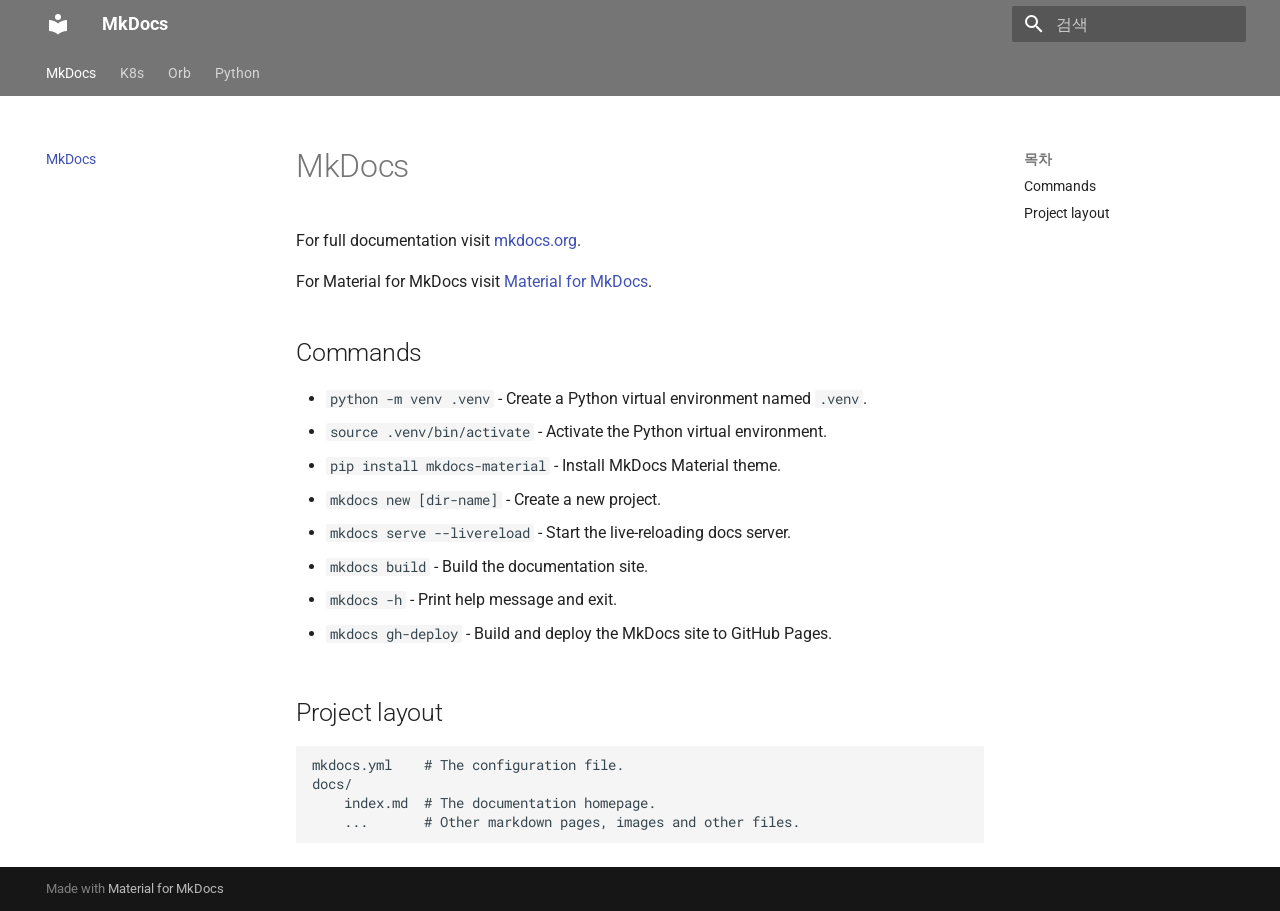
<file: index.html>
<!doctype html><html lang=ko class=no-js> <head><meta charset=utf-8><meta name=viewport content="width=device-width,initial-scale=1"><link href=k8s/ rel=next><link rel=icon href=assets/images/favicon.png><meta name=generator content="mkdocs-1.6.1, mkdocs-material-9.7.6"><title>MkDocs</title><link rel=stylesheet href=assets/stylesheets/main.484c7ddc.min.css><link rel=stylesheet href=assets/stylesheets/palette.ab4e12ef.min.css><link rel=preconnect href=https://fonts.gstatic.com crossorigin><link rel=stylesheet href="https://fonts.googleapis.com/css?family=Roboto:300,300i,400,400i,700,700i%7CRoboto+Mono:400,400i,700,700i&display=fallback"><style>:root{--md-text-font:"Roboto";--md-code-font:"Roboto Mono"}</style><link rel=stylesheet href=assets/css/extra.css><script>__md_scope=new URL(".",location),__md_hash=e=>[...e].reduce(((e,_)=>(e<<5)-e+_.charCodeAt(0)),0),__md_get=(e,_=localStorage,t=__md_scope)=>JSON.parse(_.getItem(t.pathname+"."+e)),__md_set=(e,_,t=localStorage,a=__md_scope)=>{try{t.setItem(a.pathname+"."+e,JSON.stringify(_))}catch(e){}}</script></head> <body dir=ltr data-md-color-scheme=default data-md-color-primary=grey data-md-color-accent=blue> <input class=md-toggle data-md-toggle=drawer type=checkbox id=__drawer autocomplete=off> <input class=md-toggle data-md-toggle=search type=checkbox id=__search autocomplete=off> <label class=md-overlay for=__drawer></label> <div data-md-component=skip> <a href=#mkdocs class=md-skip> 콘텐츠로 이동 </a> </div> <div data-md-component=announce> </div> <header class=md-header data-md-component=header> <nav class="md-header__inner md-grid" aria-label=상단/헤더> <a href=. title=MkDocs class="md-header__button md-logo" aria-label=MkDocs data-md-component=logo> <svg xmlns=http://www.w3.org/2000/svg viewbox="0 0 24 24"><path d="M12 8a3 3 0 0 0 3-3 3 3 0 0 0-3-3 3 3 0 0 0-3 3 3 3 0 0 0 3 3m0 3.54C9.64 9.35 6.5 8 3 8v11c3.5 0 6.64 1.35 9 3.54 2.36-2.19 5.5-3.54 9-3.54V8c-3.5 0-6.64 1.35-9 3.54"/></svg> </a> <label class="md-header__button md-icon" for=__drawer> <svg xmlns=http://www.w3.org/2000/svg viewbox="0 0 24 24"><path d="M3 6h18v2H3zm0 5h18v2H3zm0 5h18v2H3z"/></svg> </label> <div class=md-header__title data-md-component=header-title> <div class=md-header__ellipsis> <div class=md-header__topic> <span class=md-ellipsis> MkDocs </span> </div> <div class=md-header__topic data-md-component=header-topic> <span class=md-ellipsis> MkDocs </span> </div> </div> </div> <label class="md-header__button md-icon" for=__search> <svg xmlns=http://www.w3.org/2000/svg viewbox="0 0 24 24"><path d="M9.5 3A6.5 6.5 0 0 1 16 9.5c0 1.61-.59 3.09-1.56 4.23l.27.27h.79l5 5-1.5 1.5-5-5v-.79l-.27-.27A6.52 6.52 0 0 1 9.5 16 6.5 6.5 0 0 1 3 9.5 6.5 6.5 0 0 1 9.5 3m0 2C7 5 5 7 5 9.5S7 14 9.5 14 14 12 14 9.5 12 5 9.5 5"/></svg> </label> <div class=md-search data-md-component=search role=dialog> <label class=md-search__overlay for=__search></label> <div class=md-search__inner role=search> <form class=md-search__form name=search> <input type=text class=md-search__input name=query aria-label=검색 placeholder=검색 autocapitalize=off autocorrect=off autocomplete=off spellcheck=false data-md-component=search-query required> <label class="md-search__icon md-icon" for=__search> <svg xmlns=http://www.w3.org/2000/svg viewbox="0 0 24 24"><path d="M9.5 3A6.5 6.5 0 0 1 16 9.5c0 1.61-.59 3.09-1.56 4.23l.27.27h.79l5 5-1.5 1.5-5-5v-.79l-.27-.27A6.52 6.52 0 0 1 9.5 16 6.5 6.5 0 0 1 3 9.5 6.5 6.5 0 0 1 9.5 3m0 2C7 5 5 7 5 9.5S7 14 9.5 14 14 12 14 9.5 12 5 9.5 5"/></svg> <svg xmlns=http://www.w3.org/2000/svg viewbox="0 0 24 24"><path d="M20 11v2H8l5.5 5.5-1.42 1.42L4.16 12l7.92-7.92L13.5 5.5 8 11z"/></svg> </label> <nav class=md-search__options aria-label=검색> <button type=reset class="md-search__icon md-icon" title=지우기 aria-label=지우기 tabindex=-1> <svg xmlns=http://www.w3.org/2000/svg viewbox="0 0 24 24"><path d="M19 6.41 17.59 5 12 10.59 6.41 5 5 6.41 10.59 12 5 17.59 6.41 19 12 13.41 17.59 19 19 17.59 13.41 12z"/></svg> </button> </nav> <div class=md-search__suggest data-md-component=search-suggest></div> </form> <div class=md-search__output> <div class=md-search__scrollwrap tabindex=0 data-md-scrollfix> <div class=md-search-result data-md-component=search-result> <div class=md-search-result__meta> 검색 초기화 </div> <ol class=md-search-result__list role=presentation></ol> </div> </div> </div> </div> </div> </nav> </header> <div class=md-container data-md-component=container> <nav class=md-tabs aria-label=탭 data-md-component=tabs> <div class=md-grid> <ul class=md-tabs__list> <li class="md-tabs__item md-tabs__item--active"> <a href=. class=md-tabs__link> MkDocs </a> </li> <li class=md-tabs__item> <a href=k8s/ class=md-tabs__link> K8s </a> </li> <li class=md-tabs__item> <a href=orb/ class=md-tabs__link> Orb </a> </li> <li class=md-tabs__item> <a href=python/ class=md-tabs__link> Python </a> </li> </ul> </div> </nav> <main class=md-main data-md-component=main> <div class="md-main__inner md-grid"> <div class="md-sidebar md-sidebar--primary" data-md-component=sidebar data-md-type=navigation> <div class=md-sidebar__scrollwrap> <div class=md-sidebar__inner> <nav class="md-nav md-nav--primary md-nav--lifted" aria-label=네비게이션 data-md-level=0> <label class=md-nav__title for=__drawer> <a href=. title=MkDocs class="md-nav__button md-logo" aria-label=MkDocs data-md-component=logo> <svg xmlns=http://www.w3.org/2000/svg viewbox="0 0 24 24"><path d="M12 8a3 3 0 0 0 3-3 3 3 0 0 0-3-3 3 3 0 0 0-3 3 3 3 0 0 0 3 3m0 3.54C9.64 9.35 6.5 8 3 8v11c3.5 0 6.64 1.35 9 3.54 2.36-2.19 5.5-3.54 9-3.54V8c-3.5 0-6.64 1.35-9 3.54"/></svg> </a> MkDocs </label> <ul class=md-nav__list data-md-scrollfix> <li class="md-nav__item md-nav__item--active"> <input class="md-nav__toggle md-toggle" type=checkbox id=__toc> <label class="md-nav__link md-nav__link--active" for=__toc> <span class=md-ellipsis> MkDocs </span> <span class="md-nav__icon md-icon"></span> </label> <a href=. class="md-nav__link md-nav__link--active"> <span class=md-ellipsis> MkDocs </span> </a> <nav class="md-nav md-nav--secondary" aria-label=목차> <label class=md-nav__title for=__toc> <span class="md-nav__icon md-icon"></span> 목차 </label> <ul class=md-nav__list data-md-component=toc data-md-scrollfix> <li class=md-nav__item> <a href=#commands class=md-nav__link> <span class=md-ellipsis> Commands </span> </a> </li> <li class=md-nav__item> <a href=#project-layout class=md-nav__link> <span class=md-ellipsis> Project layout </span> </a> </li> </ul> </nav> </li> <li class="md-nav__item md-nav__item--nested"> <input class="md-nav__toggle md-toggle md-toggle--indeterminate" type=checkbox id=__nav_2> <label class=md-nav__link for=__nav_2 id=__nav_2_label tabindex=0> <span class=md-ellipsis> K8s </span> <span class="md-nav__icon md-icon"></span> </label> <nav class=md-nav data-md-level=1 aria-labelledby=__nav_2_label aria-expanded=false> <label class=md-nav__title for=__nav_2> <span class="md-nav__icon md-icon"></span> K8s </label> <ul class=md-nav__list data-md-scrollfix> <li class=md-nav__item> <a href=k8s/ class=md-nav__link> <span class=md-ellipsis> k8s </span> </a> </li> </ul> </nav> </li> <li class="md-nav__item md-nav__item--nested"> <input class="md-nav__toggle md-toggle md-toggle--indeterminate" type=checkbox id=__nav_3> <label class=md-nav__link for=__nav_3 id=__nav_3_label tabindex=0> <span class=md-ellipsis> Orb </span> <span class="md-nav__icon md-icon"></span> </label> <nav class=md-nav data-md-level=1 aria-labelledby=__nav_3_label aria-expanded=false> <label class=md-nav__title for=__nav_3> <span class="md-nav__icon md-icon"></span> Orb </label> <ul class=md-nav__list data-md-scrollfix> <li class=md-nav__item> <a href=orb/ class=md-nav__link> <span class=md-ellipsis> OrbStack </span> </a> </li> <li class="md-nav__item md-nav__item--nested"> <input class="md-nav__toggle md-toggle md-toggle--indeterminate" type=checkbox id=__nav_3_2> <label class=md-nav__link for=__nav_3_2 id=__nav_3_2_label tabindex=0> <span class=md-ellipsis> Docker </span> <span class="md-nav__icon md-icon"></span> </label> <nav class=md-nav data-md-level=2 aria-labelledby=__nav_3_2_label aria-expanded=false> <label class=md-nav__title for=__nav_3_2> <span class="md-nav__icon md-icon"></span> Docker </label> <ul class=md-nav__list data-md-scrollfix> <li class=md-nav__item> <a href=orb/docker/ class=md-nav__link> <span class=md-ellipsis> Docker </span> </a> </li> </ul> </nav> </li> <li class="md-nav__item md-nav__item--nested"> <input class="md-nav__toggle md-toggle md-toggle--indeterminate" type=checkbox id=__nav_3_3> <label class=md-nav__link for=__nav_3_3 id=__nav_3_3_label tabindex=0> <span class=md-ellipsis> Ubuntu </span> <span class="md-nav__icon md-icon"></span> </label> <nav class=md-nav data-md-level=2 aria-labelledby=__nav_3_3_label aria-expanded=false> <label class=md-nav__title for=__nav_3_3> <span class="md-nav__icon md-icon"></span> Ubuntu </label> <ul class=md-nav__list data-md-scrollfix> <li class=md-nav__item> <a href=orb/ubuntu/ class=md-nav__link> <span class=md-ellipsis> Jammy Jellyfish </span> </a> </li> </ul> </nav> </li> </ul> </nav> </li> <li class="md-nav__item md-nav__item--nested"> <input class="md-nav__toggle md-toggle md-toggle--indeterminate" type=checkbox id=__nav_4> <label class=md-nav__link for=__nav_4 id=__nav_4_label tabindex=0> <span class=md-ellipsis> Python </span> <span class="md-nav__icon md-icon"></span> </label> <nav class=md-nav data-md-level=1 aria-labelledby=__nav_4_label aria-expanded=false> <label class=md-nav__title for=__nav_4> <span class="md-nav__icon md-icon"></span> Python </label> <ul class=md-nav__list data-md-scrollfix> <li class=md-nav__item> <a href=python/ class=md-nav__link> <span class=md-ellipsis> Installation </span> </a> </li> </ul> </nav> </li> </ul> </nav> </div> </div> </div> <div class="md-sidebar md-sidebar--secondary" data-md-component=sidebar data-md-type=toc> <div class=md-sidebar__scrollwrap> <div class=md-sidebar__inner> <nav class="md-nav md-nav--secondary" aria-label=목차> <label class=md-nav__title for=__toc> <span class="md-nav__icon md-icon"></span> 목차 </label> <ul class=md-nav__list data-md-component=toc data-md-scrollfix> <li class=md-nav__item> <a href=#commands class=md-nav__link> <span class=md-ellipsis> Commands </span> </a> </li> <li class=md-nav__item> <a href=#project-layout class=md-nav__link> <span class=md-ellipsis> Project layout </span> </a> </li> </ul> </nav> </div> </div> </div> <div class=md-content data-md-component=content> <article class="md-content__inner md-typeset"> <h1 id=mkdocs>MkDocs</h1> <p>For full documentation visit <a href=https://www.mkdocs.org>mkdocs.org</a>.</p> <p>For Material for MkDocs visit <a href=https://squidfunk.github.io/mkdocs-material>Material for MkDocs</a>.</p> <h2 id=commands>Commands</h2> <ul> <li><code>python -m venv .venv</code> - Create a Python virtual environment named <code>.venv</code>.</li> <li><code>source .venv/bin/activate</code> - Activate the Python virtual environment.</li> <li> <p><code>pip install mkdocs-material</code> - Install MkDocs Material theme.</p> </li> <li> <p><code>mkdocs new [dir-name]</code> - Create a new project.</p> </li> <li><code>mkdocs serve --livereload</code> - Start the live-reloading docs server.</li> <li><code>mkdocs build</code> - Build the documentation site.</li> <li> <p><code>mkdocs -h</code> - Print help message and exit.</p> </li> <li> <p><code>mkdocs gh-deploy</code> - Build and deploy the MkDocs site to GitHub Pages.</p> </li> </ul> <h2 id=project-layout>Project layout</h2> <div class=highlight><pre><span></span><code>mkdocs.yml    # The configuration file.
docs/
    index.md  # The documentation homepage.
    ...       # Other markdown pages, images and other files.
</code></pre></div> </article> </div> <script>var tabs=__md_get("__tabs");if(Array.isArray(tabs))e:for(var set of document.querySelectorAll(".tabbed-set")){var labels=set.querySelector(".tabbed-labels");for(var tab of tabs)for(var label of labels.getElementsByTagName("label"))if(label.innerText.trim()===tab){var input=document.getElementById(label.htmlFor);input.checked=!0;continue e}}</script> <script>var target=document.getElementById(location.hash.slice(1));target&&target.name&&(target.checked=target.name.startsWith("__tabbed_"))</script> </div> <button type=button class="md-top md-icon" data-md-component=top hidden> <svg xmlns=http://www.w3.org/2000/svg viewbox="0 0 24 24"><path d="M13 20h-2V8l-5.5 5.5-1.42-1.42L12 4.16l7.92 7.92-1.42 1.42L13 8z"/></svg> 맨위로 </button> </main> <footer class=md-footer> <div class="md-footer-meta md-typeset"> <div class="md-footer-meta__inner md-grid"> <div class=md-copyright> Made with <a href=https://squidfunk.github.io/mkdocs-material/ target=_blank rel=noopener> Material for MkDocs </a> </div> </div> </div> </footer> </div> <div class=md-dialog data-md-component=dialog> <div class="md-dialog__inner md-typeset"></div> </div> <script id=__config type=application/json>{"annotate": null, "base": ".", "features": ["navigation.tabs", "navigation.sections", "navigation.expand", "navigation.top", "content.tabs.link", "search.highlight", "search.suggest"], "search": "assets/javascripts/workers/search.2c215733.min.js", "tags": null, "translations": {"clipboard.copied": "\ud074\ub9bd\ubcf4\ub4dc\uc5d0 \ubcf5\uc0ac\ub428", "clipboard.copy": "\ud074\ub9bd\ubcf4\ub4dc\ub85c \ubcf5\uc0ac", "search.result.more.one": "\uc774 \ubb38\uc11c\uc5d0\uc11c 1\uac1c\uc758 \uac80\uc0c9 \uacb0\uacfc \ub354 \ubcf4\uae30", "search.result.more.other": "\uc774 \ubb38\uc11c\uc5d0\uc11c #\uac1c\uc758 \uac80\uc0c9 \uacb0\uacfc \ub354 \ubcf4\uae30", "search.result.none": "\uac80\uc0c9\uc5b4\uc640 \uc77c\uce58\ud558\ub294 \ubb38\uc11c\uac00 \uc5c6\uc2b5\ub2c8\ub2e4", "search.result.one": "1\uac1c\uc758 \uc77c\uce58\ud558\ub294 \ubb38\uc11c", "search.result.other": "#\uac1c\uc758 \uc77c\uce58\ud558\ub294 \ubb38\uc11c", "search.result.placeholder": "\uac80\uc0c9\uc5b4\ub97c \uc785\ub825\ud558\uc138\uc694", "search.result.term.missing": "\ud3ec\ud568\ub418\uc9c0 \uc54a\uc740 \uac80\uc0c9\uc5b4", "select.version": "\ubc84\uc804 \uc120\ud0dd"}, "version": null}</script> <script src=assets/javascripts/bundle.79ae519e.min.js></script> <script src=assets/js/extra.js></script> </body> </html>
</file>
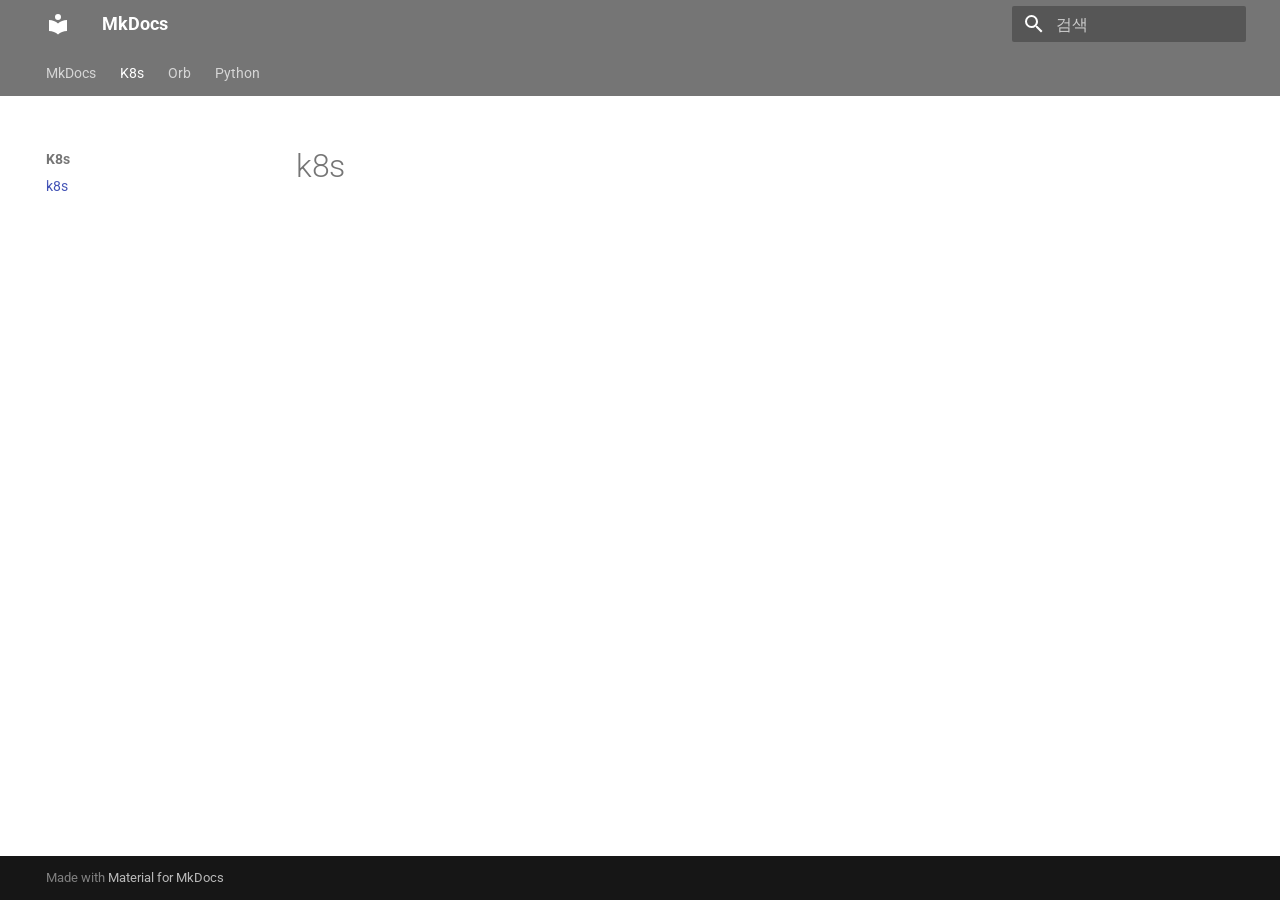
<file: k8s/index.html>
<!doctype html><html lang=ko class=no-js> <head><meta charset=utf-8><meta name=viewport content="width=device-width,initial-scale=1"><link rel=prev href=..><link href=../orb/ rel=next><link rel=icon href=../assets/images/favicon.png><meta name=generator content="mkdocs-1.6.1, mkdocs-material-9.7.6"><title>k8s - MkDocs</title><link rel=stylesheet href=../assets/stylesheets/main.484c7ddc.min.css><link rel=stylesheet href=../assets/stylesheets/palette.ab4e12ef.min.css><link rel=preconnect href=https://fonts.gstatic.com crossorigin><link rel=stylesheet href="https://fonts.googleapis.com/css?family=Roboto:300,300i,400,400i,700,700i%7CRoboto+Mono:400,400i,700,700i&display=fallback"><style>:root{--md-text-font:"Roboto";--md-code-font:"Roboto Mono"}</style><link rel=stylesheet href=../assets/css/extra.css><script>__md_scope=new URL("..",location),__md_hash=e=>[...e].reduce(((e,_)=>(e<<5)-e+_.charCodeAt(0)),0),__md_get=(e,_=localStorage,t=__md_scope)=>JSON.parse(_.getItem(t.pathname+"."+e)),__md_set=(e,_,t=localStorage,a=__md_scope)=>{try{t.setItem(a.pathname+"."+e,JSON.stringify(_))}catch(e){}}</script></head> <body dir=ltr data-md-color-scheme=default data-md-color-primary=grey data-md-color-accent=blue> <input class=md-toggle data-md-toggle=drawer type=checkbox id=__drawer autocomplete=off> <input class=md-toggle data-md-toggle=search type=checkbox id=__search autocomplete=off> <label class=md-overlay for=__drawer></label> <div data-md-component=skip> <a href=#k8s class=md-skip> 콘텐츠로 이동 </a> </div> <div data-md-component=announce> </div> <header class=md-header data-md-component=header> <nav class="md-header__inner md-grid" aria-label=상단/헤더> <a href=.. title=MkDocs class="md-header__button md-logo" aria-label=MkDocs data-md-component=logo> <svg xmlns=http://www.w3.org/2000/svg viewbox="0 0 24 24"><path d="M12 8a3 3 0 0 0 3-3 3 3 0 0 0-3-3 3 3 0 0 0-3 3 3 3 0 0 0 3 3m0 3.54C9.64 9.35 6.5 8 3 8v11c3.5 0 6.64 1.35 9 3.54 2.36-2.19 5.5-3.54 9-3.54V8c-3.5 0-6.64 1.35-9 3.54"/></svg> </a> <label class="md-header__button md-icon" for=__drawer> <svg xmlns=http://www.w3.org/2000/svg viewbox="0 0 24 24"><path d="M3 6h18v2H3zm0 5h18v2H3zm0 5h18v2H3z"/></svg> </label> <div class=md-header__title data-md-component=header-title> <div class=md-header__ellipsis> <div class=md-header__topic> <span class=md-ellipsis> MkDocs </span> </div> <div class=md-header__topic data-md-component=header-topic> <span class=md-ellipsis> k8s </span> </div> </div> </div> <label class="md-header__button md-icon" for=__search> <svg xmlns=http://www.w3.org/2000/svg viewbox="0 0 24 24"><path d="M9.5 3A6.5 6.5 0 0 1 16 9.5c0 1.61-.59 3.09-1.56 4.23l.27.27h.79l5 5-1.5 1.5-5-5v-.79l-.27-.27A6.52 6.52 0 0 1 9.5 16 6.5 6.5 0 0 1 3 9.5 6.5 6.5 0 0 1 9.5 3m0 2C7 5 5 7 5 9.5S7 14 9.5 14 14 12 14 9.5 12 5 9.5 5"/></svg> </label> <div class=md-search data-md-component=search role=dialog> <label class=md-search__overlay for=__search></label> <div class=md-search__inner role=search> <form class=md-search__form name=search> <input type=text class=md-search__input name=query aria-label=검색 placeholder=검색 autocapitalize=off autocorrect=off autocomplete=off spellcheck=false data-md-component=search-query required> <label class="md-search__icon md-icon" for=__search> <svg xmlns=http://www.w3.org/2000/svg viewbox="0 0 24 24"><path d="M9.5 3A6.5 6.5 0 0 1 16 9.5c0 1.61-.59 3.09-1.56 4.23l.27.27h.79l5 5-1.5 1.5-5-5v-.79l-.27-.27A6.52 6.52 0 0 1 9.5 16 6.5 6.5 0 0 1 3 9.5 6.5 6.5 0 0 1 9.5 3m0 2C7 5 5 7 5 9.5S7 14 9.5 14 14 12 14 9.5 12 5 9.5 5"/></svg> <svg xmlns=http://www.w3.org/2000/svg viewbox="0 0 24 24"><path d="M20 11v2H8l5.5 5.5-1.42 1.42L4.16 12l7.92-7.92L13.5 5.5 8 11z"/></svg> </label> <nav class=md-search__options aria-label=검색> <button type=reset class="md-search__icon md-icon" title=지우기 aria-label=지우기 tabindex=-1> <svg xmlns=http://www.w3.org/2000/svg viewbox="0 0 24 24"><path d="M19 6.41 17.59 5 12 10.59 6.41 5 5 6.41 10.59 12 5 17.59 6.41 19 12 13.41 17.59 19 19 17.59 13.41 12z"/></svg> </button> </nav> <div class=md-search__suggest data-md-component=search-suggest></div> </form> <div class=md-search__output> <div class=md-search__scrollwrap tabindex=0 data-md-scrollfix> <div class=md-search-result data-md-component=search-result> <div class=md-search-result__meta> 검색 초기화 </div> <ol class=md-search-result__list role=presentation></ol> </div> </div> </div> </div> </div> </nav> </header> <div class=md-container data-md-component=container> <nav class=md-tabs aria-label=탭 data-md-component=tabs> <div class=md-grid> <ul class=md-tabs__list> <li class=md-tabs__item> <a href=.. class=md-tabs__link> MkDocs </a> </li> <li class="md-tabs__item md-tabs__item--active"> <a href=./ class=md-tabs__link> K8s </a> </li> <li class=md-tabs__item> <a href=../orb/ class=md-tabs__link> Orb </a> </li> <li class=md-tabs__item> <a href=../python/ class=md-tabs__link> Python </a> </li> </ul> </div> </nav> <main class=md-main data-md-component=main> <div class="md-main__inner md-grid"> <div class="md-sidebar md-sidebar--primary" data-md-component=sidebar data-md-type=navigation> <div class=md-sidebar__scrollwrap> <div class=md-sidebar__inner> <nav class="md-nav md-nav--primary md-nav--lifted" aria-label=네비게이션 data-md-level=0> <label class=md-nav__title for=__drawer> <a href=.. title=MkDocs class="md-nav__button md-logo" aria-label=MkDocs data-md-component=logo> <svg xmlns=http://www.w3.org/2000/svg viewbox="0 0 24 24"><path d="M12 8a3 3 0 0 0 3-3 3 3 0 0 0-3-3 3 3 0 0 0-3 3 3 3 0 0 0 3 3m0 3.54C9.64 9.35 6.5 8 3 8v11c3.5 0 6.64 1.35 9 3.54 2.36-2.19 5.5-3.54 9-3.54V8c-3.5 0-6.64 1.35-9 3.54"/></svg> </a> MkDocs </label> <ul class=md-nav__list data-md-scrollfix> <li class=md-nav__item> <a href=.. class=md-nav__link> <span class=md-ellipsis> MkDocs </span> </a> </li> <li class="md-nav__item md-nav__item--active md-nav__item--section md-nav__item--nested"> <input class="md-nav__toggle md-toggle " type=checkbox id=__nav_2 checked> <label class=md-nav__link for=__nav_2 id=__nav_2_label tabindex> <span class=md-ellipsis> K8s </span> <span class="md-nav__icon md-icon"></span> </label> <nav class=md-nav data-md-level=1 aria-labelledby=__nav_2_label aria-expanded=true> <label class=md-nav__title for=__nav_2> <span class="md-nav__icon md-icon"></span> K8s </label> <ul class=md-nav__list data-md-scrollfix> <li class="md-nav__item md-nav__item--active"> <input class="md-nav__toggle md-toggle" type=checkbox id=__toc> <a href=./ class="md-nav__link md-nav__link--active"> <span class=md-ellipsis> k8s </span> </a> </li> </ul> </nav> </li> <li class="md-nav__item md-nav__item--nested"> <input class="md-nav__toggle md-toggle md-toggle--indeterminate" type=checkbox id=__nav_3> <label class=md-nav__link for=__nav_3 id=__nav_3_label tabindex=0> <span class=md-ellipsis> Orb </span> <span class="md-nav__icon md-icon"></span> </label> <nav class=md-nav data-md-level=1 aria-labelledby=__nav_3_label aria-expanded=false> <label class=md-nav__title for=__nav_3> <span class="md-nav__icon md-icon"></span> Orb </label> <ul class=md-nav__list data-md-scrollfix> <li class=md-nav__item> <a href=../orb/ class=md-nav__link> <span class=md-ellipsis> OrbStack </span> </a> </li> <li class="md-nav__item md-nav__item--nested"> <input class="md-nav__toggle md-toggle md-toggle--indeterminate" type=checkbox id=__nav_3_2> <label class=md-nav__link for=__nav_3_2 id=__nav_3_2_label tabindex=0> <span class=md-ellipsis> Docker </span> <span class="md-nav__icon md-icon"></span> </label> <nav class=md-nav data-md-level=2 aria-labelledby=__nav_3_2_label aria-expanded=false> <label class=md-nav__title for=__nav_3_2> <span class="md-nav__icon md-icon"></span> Docker </label> <ul class=md-nav__list data-md-scrollfix> <li class=md-nav__item> <a href=../orb/docker/ class=md-nav__link> <span class=md-ellipsis> Docker </span> </a> </li> </ul> </nav> </li> <li class="md-nav__item md-nav__item--nested"> <input class="md-nav__toggle md-toggle md-toggle--indeterminate" type=checkbox id=__nav_3_3> <label class=md-nav__link for=__nav_3_3 id=__nav_3_3_label tabindex=0> <span class=md-ellipsis> Ubuntu </span> <span class="md-nav__icon md-icon"></span> </label> <nav class=md-nav data-md-level=2 aria-labelledby=__nav_3_3_label aria-expanded=false> <label class=md-nav__title for=__nav_3_3> <span class="md-nav__icon md-icon"></span> Ubuntu </label> <ul class=md-nav__list data-md-scrollfix> <li class=md-nav__item> <a href=../orb/ubuntu/ class=md-nav__link> <span class=md-ellipsis> Jammy Jellyfish </span> </a> </li> </ul> </nav> </li> </ul> </nav> </li> <li class="md-nav__item md-nav__item--nested"> <input class="md-nav__toggle md-toggle md-toggle--indeterminate" type=checkbox id=__nav_4> <label class=md-nav__link for=__nav_4 id=__nav_4_label tabindex=0> <span class=md-ellipsis> Python </span> <span class="md-nav__icon md-icon"></span> </label> <nav class=md-nav data-md-level=1 aria-labelledby=__nav_4_label aria-expanded=false> <label class=md-nav__title for=__nav_4> <span class="md-nav__icon md-icon"></span> Python </label> <ul class=md-nav__list data-md-scrollfix> <li class=md-nav__item> <a href=../python/ class=md-nav__link> <span class=md-ellipsis> Installation </span> </a> </li> </ul> </nav> </li> </ul> </nav> </div> </div> </div> <div class="md-sidebar md-sidebar--secondary" data-md-component=sidebar data-md-type=toc> <div class=md-sidebar__scrollwrap> <div class=md-sidebar__inner> <nav class="md-nav md-nav--secondary" aria-label=목차> </nav> </div> </div> </div> <div class=md-content data-md-component=content> <article class="md-content__inner md-typeset"> <h1 id=k8s>k8s</h1> </article> </div> <script>var tabs=__md_get("__tabs");if(Array.isArray(tabs))e:for(var set of document.querySelectorAll(".tabbed-set")){var labels=set.querySelector(".tabbed-labels");for(var tab of tabs)for(var label of labels.getElementsByTagName("label"))if(label.innerText.trim()===tab){var input=document.getElementById(label.htmlFor);input.checked=!0;continue e}}</script> <script>var target=document.getElementById(location.hash.slice(1));target&&target.name&&(target.checked=target.name.startsWith("__tabbed_"))</script> </div> <button type=button class="md-top md-icon" data-md-component=top hidden> <svg xmlns=http://www.w3.org/2000/svg viewbox="0 0 24 24"><path d="M13 20h-2V8l-5.5 5.5-1.42-1.42L12 4.16l7.92 7.92-1.42 1.42L13 8z"/></svg> 맨위로 </button> </main> <footer class=md-footer> <div class="md-footer-meta md-typeset"> <div class="md-footer-meta__inner md-grid"> <div class=md-copyright> Made with <a href=https://squidfunk.github.io/mkdocs-material/ target=_blank rel=noopener> Material for MkDocs </a> </div> </div> </div> </footer> </div> <div class=md-dialog data-md-component=dialog> <div class="md-dialog__inner md-typeset"></div> </div> <script id=__config type=application/json>{"annotate": null, "base": "..", "features": ["navigation.tabs", "navigation.sections", "navigation.expand", "navigation.top", "content.tabs.link", "search.highlight", "search.suggest"], "search": "../assets/javascripts/workers/search.2c215733.min.js", "tags": null, "translations": {"clipboard.copied": "\ud074\ub9bd\ubcf4\ub4dc\uc5d0 \ubcf5\uc0ac\ub428", "clipboard.copy": "\ud074\ub9bd\ubcf4\ub4dc\ub85c \ubcf5\uc0ac", "search.result.more.one": "\uc774 \ubb38\uc11c\uc5d0\uc11c 1\uac1c\uc758 \uac80\uc0c9 \uacb0\uacfc \ub354 \ubcf4\uae30", "search.result.more.other": "\uc774 \ubb38\uc11c\uc5d0\uc11c #\uac1c\uc758 \uac80\uc0c9 \uacb0\uacfc \ub354 \ubcf4\uae30", "search.result.none": "\uac80\uc0c9\uc5b4\uc640 \uc77c\uce58\ud558\ub294 \ubb38\uc11c\uac00 \uc5c6\uc2b5\ub2c8\ub2e4", "search.result.one": "1\uac1c\uc758 \uc77c\uce58\ud558\ub294 \ubb38\uc11c", "search.result.other": "#\uac1c\uc758 \uc77c\uce58\ud558\ub294 \ubb38\uc11c", "search.result.placeholder": "\uac80\uc0c9\uc5b4\ub97c \uc785\ub825\ud558\uc138\uc694", "search.result.term.missing": "\ud3ec\ud568\ub418\uc9c0 \uc54a\uc740 \uac80\uc0c9\uc5b4", "select.version": "\ubc84\uc804 \uc120\ud0dd"}, "version": null}</script> <script src=../assets/javascripts/bundle.79ae519e.min.js></script> <script src=../assets/js/extra.js></script> </body> </html>
</file>
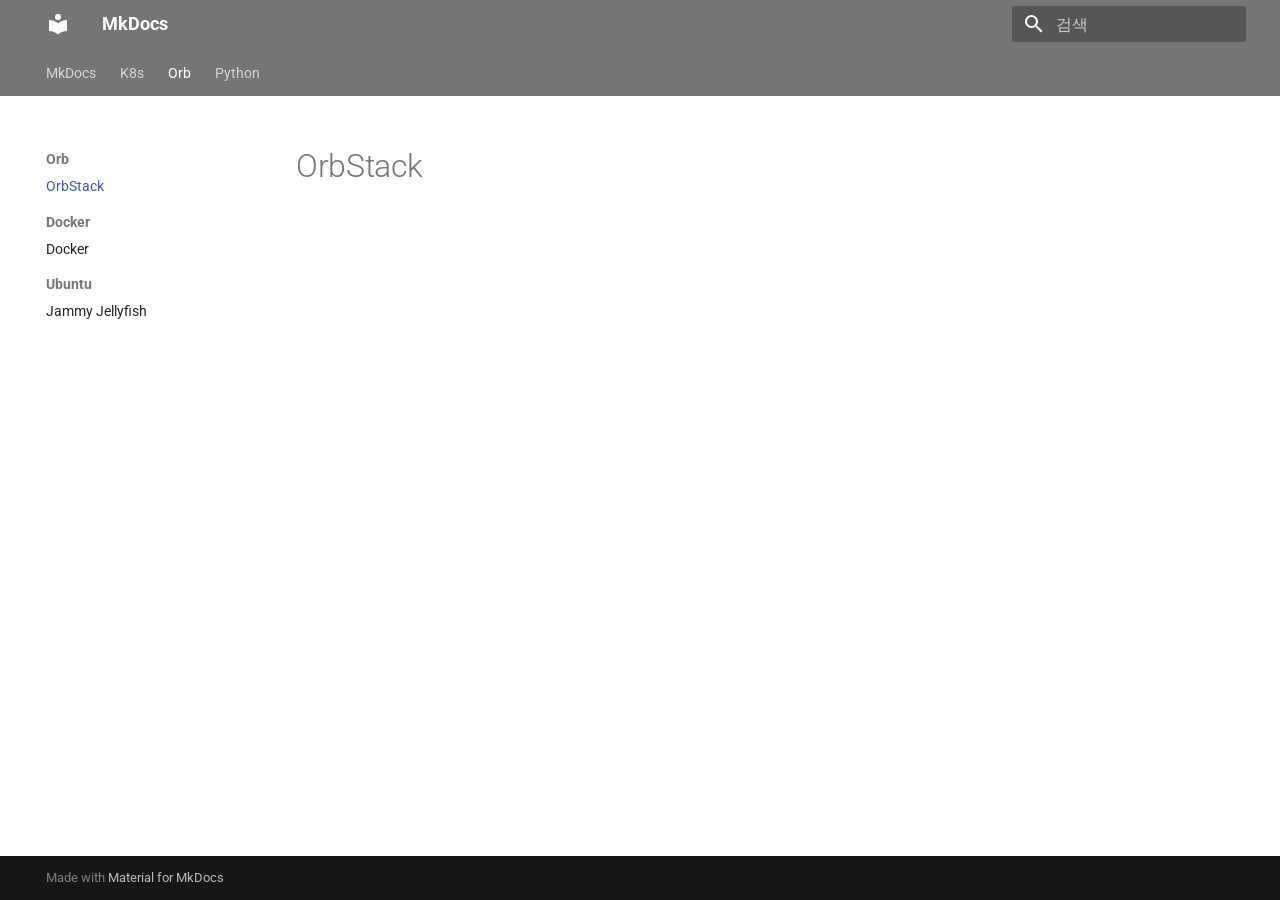
<file: orb/index.html>
<!doctype html><html lang=ko class=no-js> <head><meta charset=utf-8><meta name=viewport content="width=device-width,initial-scale=1"><link href=../k8s/ rel=prev><link href=docker/ rel=next><link rel=icon href=../assets/images/favicon.png><meta name=generator content="mkdocs-1.6.1, mkdocs-material-9.7.6"><title>OrbStack - MkDocs</title><link rel=stylesheet href=../assets/stylesheets/main.484c7ddc.min.css><link rel=stylesheet href=../assets/stylesheets/palette.ab4e12ef.min.css><link rel=preconnect href=https://fonts.gstatic.com crossorigin><link rel=stylesheet href="https://fonts.googleapis.com/css?family=Roboto:300,300i,400,400i,700,700i%7CRoboto+Mono:400,400i,700,700i&display=fallback"><style>:root{--md-text-font:"Roboto";--md-code-font:"Roboto Mono"}</style><link rel=stylesheet href=../assets/css/extra.css><script>__md_scope=new URL("..",location),__md_hash=e=>[...e].reduce(((e,_)=>(e<<5)-e+_.charCodeAt(0)),0),__md_get=(e,_=localStorage,t=__md_scope)=>JSON.parse(_.getItem(t.pathname+"."+e)),__md_set=(e,_,t=localStorage,a=__md_scope)=>{try{t.setItem(a.pathname+"."+e,JSON.stringify(_))}catch(e){}}</script></head> <body dir=ltr data-md-color-scheme=default data-md-color-primary=grey data-md-color-accent=blue> <input class=md-toggle data-md-toggle=drawer type=checkbox id=__drawer autocomplete=off> <input class=md-toggle data-md-toggle=search type=checkbox id=__search autocomplete=off> <label class=md-overlay for=__drawer></label> <div data-md-component=skip> <a href=#orbstack class=md-skip> 콘텐츠로 이동 </a> </div> <div data-md-component=announce> </div> <header class=md-header data-md-component=header> <nav class="md-header__inner md-grid" aria-label=상단/헤더> <a href=.. title=MkDocs class="md-header__button md-logo" aria-label=MkDocs data-md-component=logo> <svg xmlns=http://www.w3.org/2000/svg viewbox="0 0 24 24"><path d="M12 8a3 3 0 0 0 3-3 3 3 0 0 0-3-3 3 3 0 0 0-3 3 3 3 0 0 0 3 3m0 3.54C9.64 9.35 6.5 8 3 8v11c3.5 0 6.64 1.35 9 3.54 2.36-2.19 5.5-3.54 9-3.54V8c-3.5 0-6.64 1.35-9 3.54"/></svg> </a> <label class="md-header__button md-icon" for=__drawer> <svg xmlns=http://www.w3.org/2000/svg viewbox="0 0 24 24"><path d="M3 6h18v2H3zm0 5h18v2H3zm0 5h18v2H3z"/></svg> </label> <div class=md-header__title data-md-component=header-title> <div class=md-header__ellipsis> <div class=md-header__topic> <span class=md-ellipsis> MkDocs </span> </div> <div class=md-header__topic data-md-component=header-topic> <span class=md-ellipsis> OrbStack </span> </div> </div> </div> <label class="md-header__button md-icon" for=__search> <svg xmlns=http://www.w3.org/2000/svg viewbox="0 0 24 24"><path d="M9.5 3A6.5 6.5 0 0 1 16 9.5c0 1.61-.59 3.09-1.56 4.23l.27.27h.79l5 5-1.5 1.5-5-5v-.79l-.27-.27A6.52 6.52 0 0 1 9.5 16 6.5 6.5 0 0 1 3 9.5 6.5 6.5 0 0 1 9.5 3m0 2C7 5 5 7 5 9.5S7 14 9.5 14 14 12 14 9.5 12 5 9.5 5"/></svg> </label> <div class=md-search data-md-component=search role=dialog> <label class=md-search__overlay for=__search></label> <div class=md-search__inner role=search> <form class=md-search__form name=search> <input type=text class=md-search__input name=query aria-label=검색 placeholder=검색 autocapitalize=off autocorrect=off autocomplete=off spellcheck=false data-md-component=search-query required> <label class="md-search__icon md-icon" for=__search> <svg xmlns=http://www.w3.org/2000/svg viewbox="0 0 24 24"><path d="M9.5 3A6.5 6.5 0 0 1 16 9.5c0 1.61-.59 3.09-1.56 4.23l.27.27h.79l5 5-1.5 1.5-5-5v-.79l-.27-.27A6.52 6.52 0 0 1 9.5 16 6.5 6.5 0 0 1 3 9.5 6.5 6.5 0 0 1 9.5 3m0 2C7 5 5 7 5 9.5S7 14 9.5 14 14 12 14 9.5 12 5 9.5 5"/></svg> <svg xmlns=http://www.w3.org/2000/svg viewbox="0 0 24 24"><path d="M20 11v2H8l5.5 5.5-1.42 1.42L4.16 12l7.92-7.92L13.5 5.5 8 11z"/></svg> </label> <nav class=md-search__options aria-label=검색> <button type=reset class="md-search__icon md-icon" title=지우기 aria-label=지우기 tabindex=-1> <svg xmlns=http://www.w3.org/2000/svg viewbox="0 0 24 24"><path d="M19 6.41 17.59 5 12 10.59 6.41 5 5 6.41 10.59 12 5 17.59 6.41 19 12 13.41 17.59 19 19 17.59 13.41 12z"/></svg> </button> </nav> <div class=md-search__suggest data-md-component=search-suggest></div> </form> <div class=md-search__output> <div class=md-search__scrollwrap tabindex=0 data-md-scrollfix> <div class=md-search-result data-md-component=search-result> <div class=md-search-result__meta> 검색 초기화 </div> <ol class=md-search-result__list role=presentation></ol> </div> </div> </div> </div> </div> </nav> </header> <div class=md-container data-md-component=container> <nav class=md-tabs aria-label=탭 data-md-component=tabs> <div class=md-grid> <ul class=md-tabs__list> <li class=md-tabs__item> <a href=.. class=md-tabs__link> MkDocs </a> </li> <li class=md-tabs__item> <a href=../k8s/ class=md-tabs__link> K8s </a> </li> <li class="md-tabs__item md-tabs__item--active"> <a href=./ class=md-tabs__link> Orb </a> </li> <li class=md-tabs__item> <a href=../python/ class=md-tabs__link> Python </a> </li> </ul> </div> </nav> <main class=md-main data-md-component=main> <div class="md-main__inner md-grid"> <div class="md-sidebar md-sidebar--primary" data-md-component=sidebar data-md-type=navigation> <div class=md-sidebar__scrollwrap> <div class=md-sidebar__inner> <nav class="md-nav md-nav--primary md-nav--lifted" aria-label=네비게이션 data-md-level=0> <label class=md-nav__title for=__drawer> <a href=.. title=MkDocs class="md-nav__button md-logo" aria-label=MkDocs data-md-component=logo> <svg xmlns=http://www.w3.org/2000/svg viewbox="0 0 24 24"><path d="M12 8a3 3 0 0 0 3-3 3 3 0 0 0-3-3 3 3 0 0 0-3 3 3 3 0 0 0 3 3m0 3.54C9.64 9.35 6.5 8 3 8v11c3.5 0 6.64 1.35 9 3.54 2.36-2.19 5.5-3.54 9-3.54V8c-3.5 0-6.64 1.35-9 3.54"/></svg> </a> MkDocs </label> <ul class=md-nav__list data-md-scrollfix> <li class=md-nav__item> <a href=.. class=md-nav__link> <span class=md-ellipsis> MkDocs </span> </a> </li> <li class="md-nav__item md-nav__item--nested"> <input class="md-nav__toggle md-toggle md-toggle--indeterminate" type=checkbox id=__nav_2> <label class=md-nav__link for=__nav_2 id=__nav_2_label tabindex=0> <span class=md-ellipsis> K8s </span> <span class="md-nav__icon md-icon"></span> </label> <nav class=md-nav data-md-level=1 aria-labelledby=__nav_2_label aria-expanded=false> <label class=md-nav__title for=__nav_2> <span class="md-nav__icon md-icon"></span> K8s </label> <ul class=md-nav__list data-md-scrollfix> <li class=md-nav__item> <a href=../k8s/ class=md-nav__link> <span class=md-ellipsis> k8s </span> </a> </li> </ul> </nav> </li> <li class="md-nav__item md-nav__item--active md-nav__item--section md-nav__item--nested"> <input class="md-nav__toggle md-toggle " type=checkbox id=__nav_3 checked> <label class=md-nav__link for=__nav_3 id=__nav_3_label tabindex> <span class=md-ellipsis> Orb </span> <span class="md-nav__icon md-icon"></span> </label> <nav class=md-nav data-md-level=1 aria-labelledby=__nav_3_label aria-expanded=true> <label class=md-nav__title for=__nav_3> <span class="md-nav__icon md-icon"></span> Orb </label> <ul class=md-nav__list data-md-scrollfix> <li class="md-nav__item md-nav__item--active"> <input class="md-nav__toggle md-toggle" type=checkbox id=__toc> <a href=./ class="md-nav__link md-nav__link--active"> <span class=md-ellipsis> OrbStack </span> </a> </li> <li class="md-nav__item md-nav__item--section md-nav__item--nested"> <input class="md-nav__toggle md-toggle md-toggle--indeterminate" type=checkbox id=__nav_3_2> <label class=md-nav__link for=__nav_3_2 id=__nav_3_2_label tabindex> <span class=md-ellipsis> Docker </span> <span class="md-nav__icon md-icon"></span> </label> <nav class=md-nav data-md-level=2 aria-labelledby=__nav_3_2_label aria-expanded=false> <label class=md-nav__title for=__nav_3_2> <span class="md-nav__icon md-icon"></span> Docker </label> <ul class=md-nav__list data-md-scrollfix> <li class=md-nav__item> <a href=docker/ class=md-nav__link> <span class=md-ellipsis> Docker </span> </a> </li> </ul> </nav> </li> <li class="md-nav__item md-nav__item--section md-nav__item--nested"> <input class="md-nav__toggle md-toggle md-toggle--indeterminate" type=checkbox id=__nav_3_3> <label class=md-nav__link for=__nav_3_3 id=__nav_3_3_label tabindex> <span class=md-ellipsis> Ubuntu </span> <span class="md-nav__icon md-icon"></span> </label> <nav class=md-nav data-md-level=2 aria-labelledby=__nav_3_3_label aria-expanded=false> <label class=md-nav__title for=__nav_3_3> <span class="md-nav__icon md-icon"></span> Ubuntu </label> <ul class=md-nav__list data-md-scrollfix> <li class=md-nav__item> <a href=ubuntu/ class=md-nav__link> <span class=md-ellipsis> Jammy Jellyfish </span> </a> </li> </ul> </nav> </li> </ul> </nav> </li> <li class="md-nav__item md-nav__item--nested"> <input class="md-nav__toggle md-toggle md-toggle--indeterminate" type=checkbox id=__nav_4> <label class=md-nav__link for=__nav_4 id=__nav_4_label tabindex=0> <span class=md-ellipsis> Python </span> <span class="md-nav__icon md-icon"></span> </label> <nav class=md-nav data-md-level=1 aria-labelledby=__nav_4_label aria-expanded=false> <label class=md-nav__title for=__nav_4> <span class="md-nav__icon md-icon"></span> Python </label> <ul class=md-nav__list data-md-scrollfix> <li class=md-nav__item> <a href=../python/ class=md-nav__link> <span class=md-ellipsis> Installation </span> </a> </li> </ul> </nav> </li> </ul> </nav> </div> </div> </div> <div class="md-sidebar md-sidebar--secondary" data-md-component=sidebar data-md-type=toc> <div class=md-sidebar__scrollwrap> <div class=md-sidebar__inner> <nav class="md-nav md-nav--secondary" aria-label=목차> </nav> </div> </div> </div> <div class=md-content data-md-component=content> <article class="md-content__inner md-typeset"> <h1 id=orbstack>OrbStack</h1> </article> </div> <script>var tabs=__md_get("__tabs");if(Array.isArray(tabs))e:for(var set of document.querySelectorAll(".tabbed-set")){var labels=set.querySelector(".tabbed-labels");for(var tab of tabs)for(var label of labels.getElementsByTagName("label"))if(label.innerText.trim()===tab){var input=document.getElementById(label.htmlFor);input.checked=!0;continue e}}</script> <script>var target=document.getElementById(location.hash.slice(1));target&&target.name&&(target.checked=target.name.startsWith("__tabbed_"))</script> </div> <button type=button class="md-top md-icon" data-md-component=top hidden> <svg xmlns=http://www.w3.org/2000/svg viewbox="0 0 24 24"><path d="M13 20h-2V8l-5.5 5.5-1.42-1.42L12 4.16l7.92 7.92-1.42 1.42L13 8z"/></svg> 맨위로 </button> </main> <footer class=md-footer> <div class="md-footer-meta md-typeset"> <div class="md-footer-meta__inner md-grid"> <div class=md-copyright> Made with <a href=https://squidfunk.github.io/mkdocs-material/ target=_blank rel=noopener> Material for MkDocs </a> </div> </div> </div> </footer> </div> <div class=md-dialog data-md-component=dialog> <div class="md-dialog__inner md-typeset"></div> </div> <script id=__config type=application/json>{"annotate": null, "base": "..", "features": ["navigation.tabs", "navigation.sections", "navigation.expand", "navigation.top", "content.tabs.link", "search.highlight", "search.suggest"], "search": "../assets/javascripts/workers/search.2c215733.min.js", "tags": null, "translations": {"clipboard.copied": "\ud074\ub9bd\ubcf4\ub4dc\uc5d0 \ubcf5\uc0ac\ub428", "clipboard.copy": "\ud074\ub9bd\ubcf4\ub4dc\ub85c \ubcf5\uc0ac", "search.result.more.one": "\uc774 \ubb38\uc11c\uc5d0\uc11c 1\uac1c\uc758 \uac80\uc0c9 \uacb0\uacfc \ub354 \ubcf4\uae30", "search.result.more.other": "\uc774 \ubb38\uc11c\uc5d0\uc11c #\uac1c\uc758 \uac80\uc0c9 \uacb0\uacfc \ub354 \ubcf4\uae30", "search.result.none": "\uac80\uc0c9\uc5b4\uc640 \uc77c\uce58\ud558\ub294 \ubb38\uc11c\uac00 \uc5c6\uc2b5\ub2c8\ub2e4", "search.result.one": "1\uac1c\uc758 \uc77c\uce58\ud558\ub294 \ubb38\uc11c", "search.result.other": "#\uac1c\uc758 \uc77c\uce58\ud558\ub294 \ubb38\uc11c", "search.result.placeholder": "\uac80\uc0c9\uc5b4\ub97c \uc785\ub825\ud558\uc138\uc694", "search.result.term.missing": "\ud3ec\ud568\ub418\uc9c0 \uc54a\uc740 \uac80\uc0c9\uc5b4", "select.version": "\ubc84\uc804 \uc120\ud0dd"}, "version": null}</script> <script src=../assets/javascripts/bundle.79ae519e.min.js></script> <script src=../assets/js/extra.js></script> </body> </html>
</file>
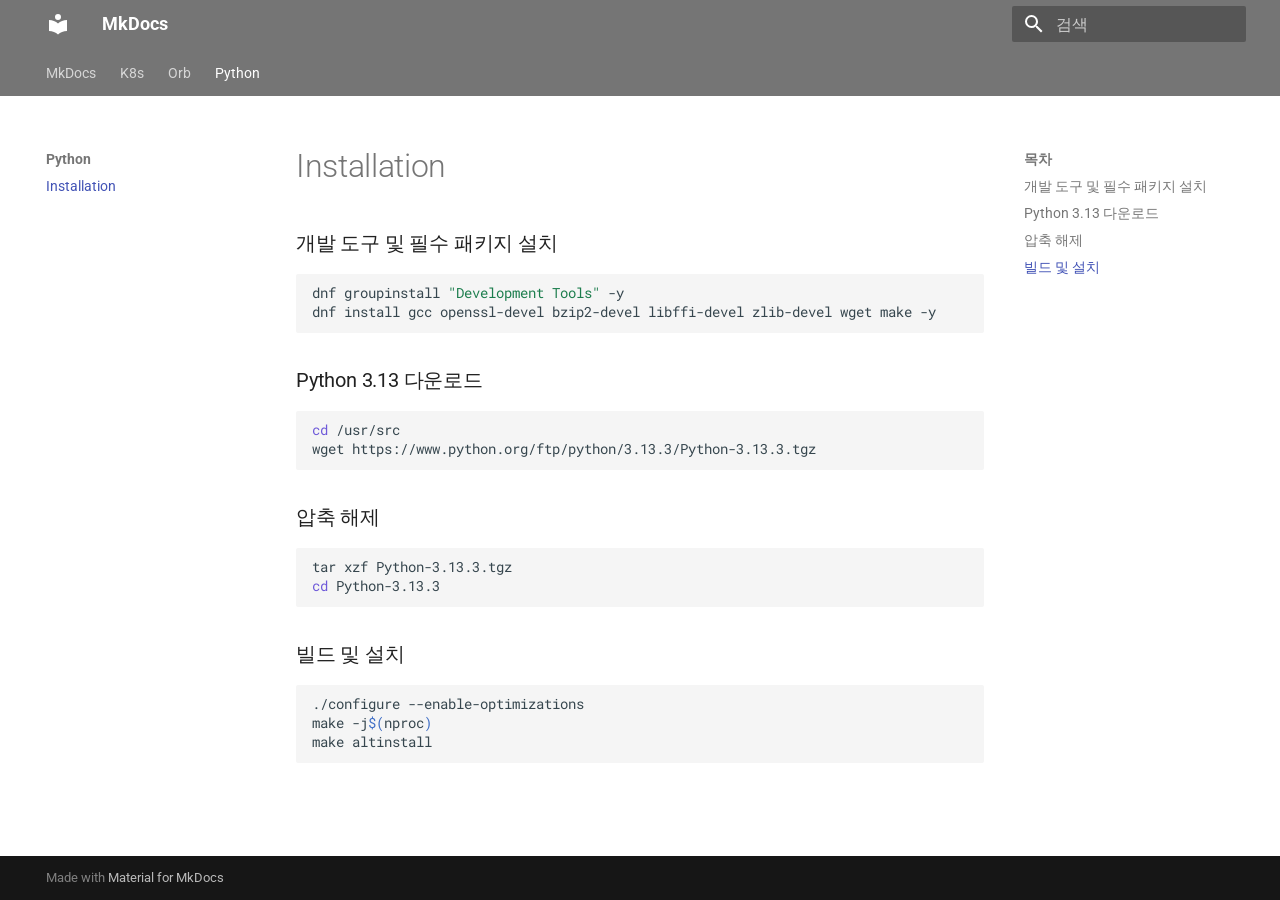
<file: python/index.html>
<!doctype html><html lang=ko class=no-js> <head><meta charset=utf-8><meta name=viewport content="width=device-width,initial-scale=1"><link href=../orb/ubuntu/ rel=prev><link rel=icon href=../assets/images/favicon.png><meta name=generator content="mkdocs-1.6.1, mkdocs-material-9.7.6"><title>Installation - MkDocs</title><link rel=stylesheet href=../assets/stylesheets/main.484c7ddc.min.css><link rel=stylesheet href=../assets/stylesheets/palette.ab4e12ef.min.css><link rel=preconnect href=https://fonts.gstatic.com crossorigin><link rel=stylesheet href="https://fonts.googleapis.com/css?family=Roboto:300,300i,400,400i,700,700i%7CRoboto+Mono:400,400i,700,700i&display=fallback"><style>:root{--md-text-font:"Roboto";--md-code-font:"Roboto Mono"}</style><link rel=stylesheet href=../assets/css/extra.css><script>__md_scope=new URL("..",location),__md_hash=e=>[...e].reduce(((e,_)=>(e<<5)-e+_.charCodeAt(0)),0),__md_get=(e,_=localStorage,t=__md_scope)=>JSON.parse(_.getItem(t.pathname+"."+e)),__md_set=(e,_,t=localStorage,a=__md_scope)=>{try{t.setItem(a.pathname+"."+e,JSON.stringify(_))}catch(e){}}</script></head> <body dir=ltr data-md-color-scheme=default data-md-color-primary=grey data-md-color-accent=blue> <input class=md-toggle data-md-toggle=drawer type=checkbox id=__drawer autocomplete=off> <input class=md-toggle data-md-toggle=search type=checkbox id=__search autocomplete=off> <label class=md-overlay for=__drawer></label> <div data-md-component=skip> <a href=#installation class=md-skip> 콘텐츠로 이동 </a> </div> <div data-md-component=announce> </div> <header class=md-header data-md-component=header> <nav class="md-header__inner md-grid" aria-label=상단/헤더> <a href=.. title=MkDocs class="md-header__button md-logo" aria-label=MkDocs data-md-component=logo> <svg xmlns=http://www.w3.org/2000/svg viewbox="0 0 24 24"><path d="M12 8a3 3 0 0 0 3-3 3 3 0 0 0-3-3 3 3 0 0 0-3 3 3 3 0 0 0 3 3m0 3.54C9.64 9.35 6.5 8 3 8v11c3.5 0 6.64 1.35 9 3.54 2.36-2.19 5.5-3.54 9-3.54V8c-3.5 0-6.64 1.35-9 3.54"/></svg> </a> <label class="md-header__button md-icon" for=__drawer> <svg xmlns=http://www.w3.org/2000/svg viewbox="0 0 24 24"><path d="M3 6h18v2H3zm0 5h18v2H3zm0 5h18v2H3z"/></svg> </label> <div class=md-header__title data-md-component=header-title> <div class=md-header__ellipsis> <div class=md-header__topic> <span class=md-ellipsis> MkDocs </span> </div> <div class=md-header__topic data-md-component=header-topic> <span class=md-ellipsis> Installation </span> </div> </div> </div> <label class="md-header__button md-icon" for=__search> <svg xmlns=http://www.w3.org/2000/svg viewbox="0 0 24 24"><path d="M9.5 3A6.5 6.5 0 0 1 16 9.5c0 1.61-.59 3.09-1.56 4.23l.27.27h.79l5 5-1.5 1.5-5-5v-.79l-.27-.27A6.52 6.52 0 0 1 9.5 16 6.5 6.5 0 0 1 3 9.5 6.5 6.5 0 0 1 9.5 3m0 2C7 5 5 7 5 9.5S7 14 9.5 14 14 12 14 9.5 12 5 9.5 5"/></svg> </label> <div class=md-search data-md-component=search role=dialog> <label class=md-search__overlay for=__search></label> <div class=md-search__inner role=search> <form class=md-search__form name=search> <input type=text class=md-search__input name=query aria-label=검색 placeholder=검색 autocapitalize=off autocorrect=off autocomplete=off spellcheck=false data-md-component=search-query required> <label class="md-search__icon md-icon" for=__search> <svg xmlns=http://www.w3.org/2000/svg viewbox="0 0 24 24"><path d="M9.5 3A6.5 6.5 0 0 1 16 9.5c0 1.61-.59 3.09-1.56 4.23l.27.27h.79l5 5-1.5 1.5-5-5v-.79l-.27-.27A6.52 6.52 0 0 1 9.5 16 6.5 6.5 0 0 1 3 9.5 6.5 6.5 0 0 1 9.5 3m0 2C7 5 5 7 5 9.5S7 14 9.5 14 14 12 14 9.5 12 5 9.5 5"/></svg> <svg xmlns=http://www.w3.org/2000/svg viewbox="0 0 24 24"><path d="M20 11v2H8l5.5 5.5-1.42 1.42L4.16 12l7.92-7.92L13.5 5.5 8 11z"/></svg> </label> <nav class=md-search__options aria-label=검색> <button type=reset class="md-search__icon md-icon" title=지우기 aria-label=지우기 tabindex=-1> <svg xmlns=http://www.w3.org/2000/svg viewbox="0 0 24 24"><path d="M19 6.41 17.59 5 12 10.59 6.41 5 5 6.41 10.59 12 5 17.59 6.41 19 12 13.41 17.59 19 19 17.59 13.41 12z"/></svg> </button> </nav> <div class=md-search__suggest data-md-component=search-suggest></div> </form> <div class=md-search__output> <div class=md-search__scrollwrap tabindex=0 data-md-scrollfix> <div class=md-search-result data-md-component=search-result> <div class=md-search-result__meta> 검색 초기화 </div> <ol class=md-search-result__list role=presentation></ol> </div> </div> </div> </div> </div> </nav> </header> <div class=md-container data-md-component=container> <nav class=md-tabs aria-label=탭 data-md-component=tabs> <div class=md-grid> <ul class=md-tabs__list> <li class=md-tabs__item> <a href=.. class=md-tabs__link> MkDocs </a> </li> <li class=md-tabs__item> <a href=../k8s/ class=md-tabs__link> K8s </a> </li> <li class=md-tabs__item> <a href=../orb/ class=md-tabs__link> Orb </a> </li> <li class="md-tabs__item md-tabs__item--active"> <a href=./ class=md-tabs__link> Python </a> </li> </ul> </div> </nav> <main class=md-main data-md-component=main> <div class="md-main__inner md-grid"> <div class="md-sidebar md-sidebar--primary" data-md-component=sidebar data-md-type=navigation> <div class=md-sidebar__scrollwrap> <div class=md-sidebar__inner> <nav class="md-nav md-nav--primary md-nav--lifted" aria-label=네비게이션 data-md-level=0> <label class=md-nav__title for=__drawer> <a href=.. title=MkDocs class="md-nav__button md-logo" aria-label=MkDocs data-md-component=logo> <svg xmlns=http://www.w3.org/2000/svg viewbox="0 0 24 24"><path d="M12 8a3 3 0 0 0 3-3 3 3 0 0 0-3-3 3 3 0 0 0-3 3 3 3 0 0 0 3 3m0 3.54C9.64 9.35 6.5 8 3 8v11c3.5 0 6.64 1.35 9 3.54 2.36-2.19 5.5-3.54 9-3.54V8c-3.5 0-6.64 1.35-9 3.54"/></svg> </a> MkDocs </label> <ul class=md-nav__list data-md-scrollfix> <li class=md-nav__item> <a href=.. class=md-nav__link> <span class=md-ellipsis> MkDocs </span> </a> </li> <li class="md-nav__item md-nav__item--nested"> <input class="md-nav__toggle md-toggle md-toggle--indeterminate" type=checkbox id=__nav_2> <label class=md-nav__link for=__nav_2 id=__nav_2_label tabindex=0> <span class=md-ellipsis> K8s </span> <span class="md-nav__icon md-icon"></span> </label> <nav class=md-nav data-md-level=1 aria-labelledby=__nav_2_label aria-expanded=false> <label class=md-nav__title for=__nav_2> <span class="md-nav__icon md-icon"></span> K8s </label> <ul class=md-nav__list data-md-scrollfix> <li class=md-nav__item> <a href=../k8s/ class=md-nav__link> <span class=md-ellipsis> k8s </span> </a> </li> </ul> </nav> </li> <li class="md-nav__item md-nav__item--nested"> <input class="md-nav__toggle md-toggle md-toggle--indeterminate" type=checkbox id=__nav_3> <label class=md-nav__link for=__nav_3 id=__nav_3_label tabindex=0> <span class=md-ellipsis> Orb </span> <span class="md-nav__icon md-icon"></span> </label> <nav class=md-nav data-md-level=1 aria-labelledby=__nav_3_label aria-expanded=false> <label class=md-nav__title for=__nav_3> <span class="md-nav__icon md-icon"></span> Orb </label> <ul class=md-nav__list data-md-scrollfix> <li class=md-nav__item> <a href=../orb/ class=md-nav__link> <span class=md-ellipsis> OrbStack </span> </a> </li> <li class="md-nav__item md-nav__item--nested"> <input class="md-nav__toggle md-toggle md-toggle--indeterminate" type=checkbox id=__nav_3_2> <label class=md-nav__link for=__nav_3_2 id=__nav_3_2_label tabindex=0> <span class=md-ellipsis> Docker </span> <span class="md-nav__icon md-icon"></span> </label> <nav class=md-nav data-md-level=2 aria-labelledby=__nav_3_2_label aria-expanded=false> <label class=md-nav__title for=__nav_3_2> <span class="md-nav__icon md-icon"></span> Docker </label> <ul class=md-nav__list data-md-scrollfix> <li class=md-nav__item> <a href=../orb/docker/ class=md-nav__link> <span class=md-ellipsis> Docker </span> </a> </li> </ul> </nav> </li> <li class="md-nav__item md-nav__item--nested"> <input class="md-nav__toggle md-toggle md-toggle--indeterminate" type=checkbox id=__nav_3_3> <label class=md-nav__link for=__nav_3_3 id=__nav_3_3_label tabindex=0> <span class=md-ellipsis> Ubuntu </span> <span class="md-nav__icon md-icon"></span> </label> <nav class=md-nav data-md-level=2 aria-labelledby=__nav_3_3_label aria-expanded=false> <label class=md-nav__title for=__nav_3_3> <span class="md-nav__icon md-icon"></span> Ubuntu </label> <ul class=md-nav__list data-md-scrollfix> <li class=md-nav__item> <a href=../orb/ubuntu/ class=md-nav__link> <span class=md-ellipsis> Jammy Jellyfish </span> </a> </li> </ul> </nav> </li> </ul> </nav> </li> <li class="md-nav__item md-nav__item--active md-nav__item--section md-nav__item--nested"> <input class="md-nav__toggle md-toggle " type=checkbox id=__nav_4 checked> <label class=md-nav__link for=__nav_4 id=__nav_4_label tabindex> <span class=md-ellipsis> Python </span> <span class="md-nav__icon md-icon"></span> </label> <nav class=md-nav data-md-level=1 aria-labelledby=__nav_4_label aria-expanded=true> <label class=md-nav__title for=__nav_4> <span class="md-nav__icon md-icon"></span> Python </label> <ul class=md-nav__list data-md-scrollfix> <li class="md-nav__item md-nav__item--active"> <input class="md-nav__toggle md-toggle" type=checkbox id=__toc> <label class="md-nav__link md-nav__link--active" for=__toc> <span class=md-ellipsis> Installation </span> <span class="md-nav__icon md-icon"></span> </label> <a href=./ class="md-nav__link md-nav__link--active"> <span class=md-ellipsis> Installation </span> </a> <nav class="md-nav md-nav--secondary" aria-label=목차> <label class=md-nav__title for=__toc> <span class="md-nav__icon md-icon"></span> 목차 </label> <ul class=md-nav__list data-md-component=toc data-md-scrollfix> <li class=md-nav__item> <a href=#_1 class=md-nav__link> <span class=md-ellipsis> 개발 도구 및 필수 패키지 설치 </span> </a> </li> <li class=md-nav__item> <a href=#python-313 class=md-nav__link> <span class=md-ellipsis> Python 3.13 다운로드 </span> </a> </li> <li class=md-nav__item> <a href=#_2 class=md-nav__link> <span class=md-ellipsis> 압축 해제 </span> </a> </li> <li class=md-nav__item> <a href=#_3 class=md-nav__link> <span class=md-ellipsis> 빌드 및 설치 </span> </a> </li> </ul> </nav> </li> </ul> </nav> </li> </ul> </nav> </div> </div> </div> <div class="md-sidebar md-sidebar--secondary" data-md-component=sidebar data-md-type=toc> <div class=md-sidebar__scrollwrap> <div class=md-sidebar__inner> <nav class="md-nav md-nav--secondary" aria-label=목차> <label class=md-nav__title for=__toc> <span class="md-nav__icon md-icon"></span> 목차 </label> <ul class=md-nav__list data-md-component=toc data-md-scrollfix> <li class=md-nav__item> <a href=#_1 class=md-nav__link> <span class=md-ellipsis> 개발 도구 및 필수 패키지 설치 </span> </a> </li> <li class=md-nav__item> <a href=#python-313 class=md-nav__link> <span class=md-ellipsis> Python 3.13 다운로드 </span> </a> </li> <li class=md-nav__item> <a href=#_2 class=md-nav__link> <span class=md-ellipsis> 압축 해제 </span> </a> </li> <li class=md-nav__item> <a href=#_3 class=md-nav__link> <span class=md-ellipsis> 빌드 및 설치 </span> </a> </li> </ul> </nav> </div> </div> </div> <div class=md-content data-md-component=content> <article class="md-content__inner md-typeset"> <h1 id=installation>Installation</h1> <h3 id=_1>개발 도구 및 필수 패키지 설치</h3> <div class=highlight><pre><span></span><code>dnf<span class=w> </span>groupinstall<span class=w> </span><span class=s2>&quot;Development Tools&quot;</span><span class=w> </span>-y
dnf<span class=w> </span>install<span class=w> </span>gcc<span class=w> </span>openssl-devel<span class=w> </span>bzip2-devel<span class=w> </span>libffi-devel<span class=w> </span>zlib-devel<span class=w> </span>wget<span class=w> </span>make<span class=w> </span>-y
</code></pre></div> <h3 id=python-313>Python 3.13 다운로드</h3> <div class=highlight><pre><span></span><code><span class=nb>cd</span><span class=w> </span>/usr/src
wget<span class=w> </span>https://www.python.org/ftp/python/3.13.3/Python-3.13.3.tgz
</code></pre></div> <h3 id=_2>압축 해제</h3> <div class=highlight><pre><span></span><code>tar<span class=w> </span>xzf<span class=w> </span>Python-3.13.3.tgz
<span class=nb>cd</span><span class=w> </span>Python-3.13.3
</code></pre></div> <h3 id=_3>빌드 및 설치</h3> <div class=highlight><pre><span></span><code>./configure<span class=w> </span>--enable-optimizations
make<span class=w> </span>-j<span class=k>$(</span>nproc<span class=k>)</span>
make<span class=w> </span>altinstall
</code></pre></div> </article> </div> <script>var tabs=__md_get("__tabs");if(Array.isArray(tabs))e:for(var set of document.querySelectorAll(".tabbed-set")){var labels=set.querySelector(".tabbed-labels");for(var tab of tabs)for(var label of labels.getElementsByTagName("label"))if(label.innerText.trim()===tab){var input=document.getElementById(label.htmlFor);input.checked=!0;continue e}}</script> <script>var target=document.getElementById(location.hash.slice(1));target&&target.name&&(target.checked=target.name.startsWith("__tabbed_"))</script> </div> <button type=button class="md-top md-icon" data-md-component=top hidden> <svg xmlns=http://www.w3.org/2000/svg viewbox="0 0 24 24"><path d="M13 20h-2V8l-5.5 5.5-1.42-1.42L12 4.16l7.92 7.92-1.42 1.42L13 8z"/></svg> 맨위로 </button> </main> <footer class=md-footer> <div class="md-footer-meta md-typeset"> <div class="md-footer-meta__inner md-grid"> <div class=md-copyright> Made with <a href=https://squidfunk.github.io/mkdocs-material/ target=_blank rel=noopener> Material for MkDocs </a> </div> </div> </div> </footer> </div> <div class=md-dialog data-md-component=dialog> <div class="md-dialog__inner md-typeset"></div> </div> <script id=__config type=application/json>{"annotate": null, "base": "..", "features": ["navigation.tabs", "navigation.sections", "navigation.expand", "navigation.top", "content.tabs.link", "search.highlight", "search.suggest"], "search": "../assets/javascripts/workers/search.2c215733.min.js", "tags": null, "translations": {"clipboard.copied": "\ud074\ub9bd\ubcf4\ub4dc\uc5d0 \ubcf5\uc0ac\ub428", "clipboard.copy": "\ud074\ub9bd\ubcf4\ub4dc\ub85c \ubcf5\uc0ac", "search.result.more.one": "\uc774 \ubb38\uc11c\uc5d0\uc11c 1\uac1c\uc758 \uac80\uc0c9 \uacb0\uacfc \ub354 \ubcf4\uae30", "search.result.more.other": "\uc774 \ubb38\uc11c\uc5d0\uc11c #\uac1c\uc758 \uac80\uc0c9 \uacb0\uacfc \ub354 \ubcf4\uae30", "search.result.none": "\uac80\uc0c9\uc5b4\uc640 \uc77c\uce58\ud558\ub294 \ubb38\uc11c\uac00 \uc5c6\uc2b5\ub2c8\ub2e4", "search.result.one": "1\uac1c\uc758 \uc77c\uce58\ud558\ub294 \ubb38\uc11c", "search.result.other": "#\uac1c\uc758 \uc77c\uce58\ud558\ub294 \ubb38\uc11c", "search.result.placeholder": "\uac80\uc0c9\uc5b4\ub97c \uc785\ub825\ud558\uc138\uc694", "search.result.term.missing": "\ud3ec\ud568\ub418\uc9c0 \uc54a\uc740 \uac80\uc0c9\uc5b4", "select.version": "\ubc84\uc804 \uc120\ud0dd"}, "version": null}</script> <script src=../assets/javascripts/bundle.79ae519e.min.js></script> <script src=../assets/js/extra.js></script> </body> </html>
</file>
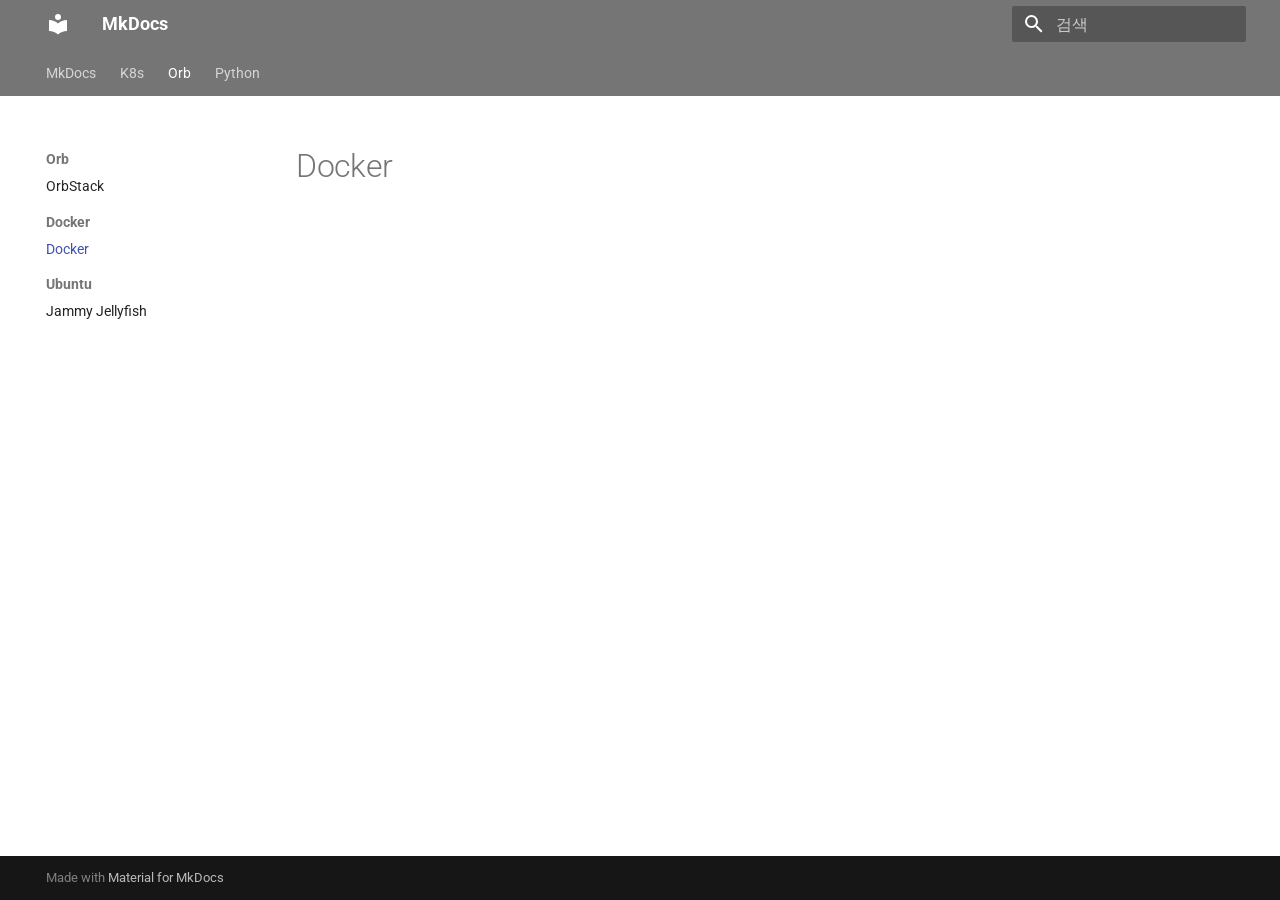
<file: orb/docker/index.html>
<!doctype html><html lang=ko class=no-js> <head><meta charset=utf-8><meta name=viewport content="width=device-width,initial-scale=1"><link href=../ rel=prev><link href=../ubuntu/ rel=next><link rel=icon href=../../assets/images/favicon.png><meta name=generator content="mkdocs-1.6.1, mkdocs-material-9.7.6"><title>Docker - MkDocs</title><link rel=stylesheet href=../../assets/stylesheets/main.484c7ddc.min.css><link rel=stylesheet href=../../assets/stylesheets/palette.ab4e12ef.min.css><link rel=preconnect href=https://fonts.gstatic.com crossorigin><link rel=stylesheet href="https://fonts.googleapis.com/css?family=Roboto:300,300i,400,400i,700,700i%7CRoboto+Mono:400,400i,700,700i&display=fallback"><style>:root{--md-text-font:"Roboto";--md-code-font:"Roboto Mono"}</style><link rel=stylesheet href=../../assets/css/extra.css><script>__md_scope=new URL("../..",location),__md_hash=e=>[...e].reduce(((e,_)=>(e<<5)-e+_.charCodeAt(0)),0),__md_get=(e,_=localStorage,t=__md_scope)=>JSON.parse(_.getItem(t.pathname+"."+e)),__md_set=(e,_,t=localStorage,a=__md_scope)=>{try{t.setItem(a.pathname+"."+e,JSON.stringify(_))}catch(e){}}</script></head> <body dir=ltr data-md-color-scheme=default data-md-color-primary=grey data-md-color-accent=blue> <input class=md-toggle data-md-toggle=drawer type=checkbox id=__drawer autocomplete=off> <input class=md-toggle data-md-toggle=search type=checkbox id=__search autocomplete=off> <label class=md-overlay for=__drawer></label> <div data-md-component=skip> <a href=#docker class=md-skip> 콘텐츠로 이동 </a> </div> <div data-md-component=announce> </div> <header class=md-header data-md-component=header> <nav class="md-header__inner md-grid" aria-label=상단/헤더> <a href=../.. title=MkDocs class="md-header__button md-logo" aria-label=MkDocs data-md-component=logo> <svg xmlns=http://www.w3.org/2000/svg viewbox="0 0 24 24"><path d="M12 8a3 3 0 0 0 3-3 3 3 0 0 0-3-3 3 3 0 0 0-3 3 3 3 0 0 0 3 3m0 3.54C9.64 9.35 6.5 8 3 8v11c3.5 0 6.64 1.35 9 3.54 2.36-2.19 5.5-3.54 9-3.54V8c-3.5 0-6.64 1.35-9 3.54"/></svg> </a> <label class="md-header__button md-icon" for=__drawer> <svg xmlns=http://www.w3.org/2000/svg viewbox="0 0 24 24"><path d="M3 6h18v2H3zm0 5h18v2H3zm0 5h18v2H3z"/></svg> </label> <div class=md-header__title data-md-component=header-title> <div class=md-header__ellipsis> <div class=md-header__topic> <span class=md-ellipsis> MkDocs </span> </div> <div class=md-header__topic data-md-component=header-topic> <span class=md-ellipsis> Docker </span> </div> </div> </div> <label class="md-header__button md-icon" for=__search> <svg xmlns=http://www.w3.org/2000/svg viewbox="0 0 24 24"><path d="M9.5 3A6.5 6.5 0 0 1 16 9.5c0 1.61-.59 3.09-1.56 4.23l.27.27h.79l5 5-1.5 1.5-5-5v-.79l-.27-.27A6.52 6.52 0 0 1 9.5 16 6.5 6.5 0 0 1 3 9.5 6.5 6.5 0 0 1 9.5 3m0 2C7 5 5 7 5 9.5S7 14 9.5 14 14 12 14 9.5 12 5 9.5 5"/></svg> </label> <div class=md-search data-md-component=search role=dialog> <label class=md-search__overlay for=__search></label> <div class=md-search__inner role=search> <form class=md-search__form name=search> <input type=text class=md-search__input name=query aria-label=검색 placeholder=검색 autocapitalize=off autocorrect=off autocomplete=off spellcheck=false data-md-component=search-query required> <label class="md-search__icon md-icon" for=__search> <svg xmlns=http://www.w3.org/2000/svg viewbox="0 0 24 24"><path d="M9.5 3A6.5 6.5 0 0 1 16 9.5c0 1.61-.59 3.09-1.56 4.23l.27.27h.79l5 5-1.5 1.5-5-5v-.79l-.27-.27A6.52 6.52 0 0 1 9.5 16 6.5 6.5 0 0 1 3 9.5 6.5 6.5 0 0 1 9.5 3m0 2C7 5 5 7 5 9.5S7 14 9.5 14 14 12 14 9.5 12 5 9.5 5"/></svg> <svg xmlns=http://www.w3.org/2000/svg viewbox="0 0 24 24"><path d="M20 11v2H8l5.5 5.5-1.42 1.42L4.16 12l7.92-7.92L13.5 5.5 8 11z"/></svg> </label> <nav class=md-search__options aria-label=검색> <button type=reset class="md-search__icon md-icon" title=지우기 aria-label=지우기 tabindex=-1> <svg xmlns=http://www.w3.org/2000/svg viewbox="0 0 24 24"><path d="M19 6.41 17.59 5 12 10.59 6.41 5 5 6.41 10.59 12 5 17.59 6.41 19 12 13.41 17.59 19 19 17.59 13.41 12z"/></svg> </button> </nav> <div class=md-search__suggest data-md-component=search-suggest></div> </form> <div class=md-search__output> <div class=md-search__scrollwrap tabindex=0 data-md-scrollfix> <div class=md-search-result data-md-component=search-result> <div class=md-search-result__meta> 검색 초기화 </div> <ol class=md-search-result__list role=presentation></ol> </div> </div> </div> </div> </div> </nav> </header> <div class=md-container data-md-component=container> <nav class=md-tabs aria-label=탭 data-md-component=tabs> <div class=md-grid> <ul class=md-tabs__list> <li class=md-tabs__item> <a href=../.. class=md-tabs__link> MkDocs </a> </li> <li class=md-tabs__item> <a href=../../k8s/ class=md-tabs__link> K8s </a> </li> <li class="md-tabs__item md-tabs__item--active"> <a href=../ class=md-tabs__link> Orb </a> </li> <li class=md-tabs__item> <a href=../../python/ class=md-tabs__link> Python </a> </li> </ul> </div> </nav> <main class=md-main data-md-component=main> <div class="md-main__inner md-grid"> <div class="md-sidebar md-sidebar--primary" data-md-component=sidebar data-md-type=navigation> <div class=md-sidebar__scrollwrap> <div class=md-sidebar__inner> <nav class="md-nav md-nav--primary md-nav--lifted" aria-label=네비게이션 data-md-level=0> <label class=md-nav__title for=__drawer> <a href=../.. title=MkDocs class="md-nav__button md-logo" aria-label=MkDocs data-md-component=logo> <svg xmlns=http://www.w3.org/2000/svg viewbox="0 0 24 24"><path d="M12 8a3 3 0 0 0 3-3 3 3 0 0 0-3-3 3 3 0 0 0-3 3 3 3 0 0 0 3 3m0 3.54C9.64 9.35 6.5 8 3 8v11c3.5 0 6.64 1.35 9 3.54 2.36-2.19 5.5-3.54 9-3.54V8c-3.5 0-6.64 1.35-9 3.54"/></svg> </a> MkDocs </label> <ul class=md-nav__list data-md-scrollfix> <li class=md-nav__item> <a href=../.. class=md-nav__link> <span class=md-ellipsis> MkDocs </span> </a> </li> <li class="md-nav__item md-nav__item--nested"> <input class="md-nav__toggle md-toggle md-toggle--indeterminate" type=checkbox id=__nav_2> <label class=md-nav__link for=__nav_2 id=__nav_2_label tabindex=0> <span class=md-ellipsis> K8s </span> <span class="md-nav__icon md-icon"></span> </label> <nav class=md-nav data-md-level=1 aria-labelledby=__nav_2_label aria-expanded=false> <label class=md-nav__title for=__nav_2> <span class="md-nav__icon md-icon"></span> K8s </label> <ul class=md-nav__list data-md-scrollfix> <li class=md-nav__item> <a href=../../k8s/ class=md-nav__link> <span class=md-ellipsis> k8s </span> </a> </li> </ul> </nav> </li> <li class="md-nav__item md-nav__item--active md-nav__item--section md-nav__item--nested"> <input class="md-nav__toggle md-toggle " type=checkbox id=__nav_3 checked> <label class=md-nav__link for=__nav_3 id=__nav_3_label tabindex> <span class=md-ellipsis> Orb </span> <span class="md-nav__icon md-icon"></span> </label> <nav class=md-nav data-md-level=1 aria-labelledby=__nav_3_label aria-expanded=true> <label class=md-nav__title for=__nav_3> <span class="md-nav__icon md-icon"></span> Orb </label> <ul class=md-nav__list data-md-scrollfix> <li class=md-nav__item> <a href=../ class=md-nav__link> <span class=md-ellipsis> OrbStack </span> </a> </li> <li class="md-nav__item md-nav__item--active md-nav__item--section md-nav__item--nested"> <input class="md-nav__toggle md-toggle " type=checkbox id=__nav_3_2 checked> <label class=md-nav__link for=__nav_3_2 id=__nav_3_2_label tabindex> <span class=md-ellipsis> Docker </span> <span class="md-nav__icon md-icon"></span> </label> <nav class=md-nav data-md-level=2 aria-labelledby=__nav_3_2_label aria-expanded=true> <label class=md-nav__title for=__nav_3_2> <span class="md-nav__icon md-icon"></span> Docker </label> <ul class=md-nav__list data-md-scrollfix> <li class="md-nav__item md-nav__item--active"> <input class="md-nav__toggle md-toggle" type=checkbox id=__toc> <a href=./ class="md-nav__link md-nav__link--active"> <span class=md-ellipsis> Docker </span> </a> </li> </ul> </nav> </li> <li class="md-nav__item md-nav__item--section md-nav__item--nested"> <input class="md-nav__toggle md-toggle md-toggle--indeterminate" type=checkbox id=__nav_3_3> <label class=md-nav__link for=__nav_3_3 id=__nav_3_3_label tabindex> <span class=md-ellipsis> Ubuntu </span> <span class="md-nav__icon md-icon"></span> </label> <nav class=md-nav data-md-level=2 aria-labelledby=__nav_3_3_label aria-expanded=false> <label class=md-nav__title for=__nav_3_3> <span class="md-nav__icon md-icon"></span> Ubuntu </label> <ul class=md-nav__list data-md-scrollfix> <li class=md-nav__item> <a href=../ubuntu/ class=md-nav__link> <span class=md-ellipsis> Jammy Jellyfish </span> </a> </li> </ul> </nav> </li> </ul> </nav> </li> <li class="md-nav__item md-nav__item--nested"> <input class="md-nav__toggle md-toggle md-toggle--indeterminate" type=checkbox id=__nav_4> <label class=md-nav__link for=__nav_4 id=__nav_4_label tabindex=0> <span class=md-ellipsis> Python </span> <span class="md-nav__icon md-icon"></span> </label> <nav class=md-nav data-md-level=1 aria-labelledby=__nav_4_label aria-expanded=false> <label class=md-nav__title for=__nav_4> <span class="md-nav__icon md-icon"></span> Python </label> <ul class=md-nav__list data-md-scrollfix> <li class=md-nav__item> <a href=../../python/ class=md-nav__link> <span class=md-ellipsis> Installation </span> </a> </li> </ul> </nav> </li> </ul> </nav> </div> </div> </div> <div class="md-sidebar md-sidebar--secondary" data-md-component=sidebar data-md-type=toc> <div class=md-sidebar__scrollwrap> <div class=md-sidebar__inner> <nav class="md-nav md-nav--secondary" aria-label=목차> </nav> </div> </div> </div> <div class=md-content data-md-component=content> <article class="md-content__inner md-typeset"> <h1 id=docker>Docker</h1> </article> </div> <script>var tabs=__md_get("__tabs");if(Array.isArray(tabs))e:for(var set of document.querySelectorAll(".tabbed-set")){var labels=set.querySelector(".tabbed-labels");for(var tab of tabs)for(var label of labels.getElementsByTagName("label"))if(label.innerText.trim()===tab){var input=document.getElementById(label.htmlFor);input.checked=!0;continue e}}</script> <script>var target=document.getElementById(location.hash.slice(1));target&&target.name&&(target.checked=target.name.startsWith("__tabbed_"))</script> </div> <button type=button class="md-top md-icon" data-md-component=top hidden> <svg xmlns=http://www.w3.org/2000/svg viewbox="0 0 24 24"><path d="M13 20h-2V8l-5.5 5.5-1.42-1.42L12 4.16l7.92 7.92-1.42 1.42L13 8z"/></svg> 맨위로 </button> </main> <footer class=md-footer> <div class="md-footer-meta md-typeset"> <div class="md-footer-meta__inner md-grid"> <div class=md-copyright> Made with <a href=https://squidfunk.github.io/mkdocs-material/ target=_blank rel=noopener> Material for MkDocs </a> </div> </div> </div> </footer> </div> <div class=md-dialog data-md-component=dialog> <div class="md-dialog__inner md-typeset"></div> </div> <script id=__config type=application/json>{"annotate": null, "base": "../..", "features": ["navigation.tabs", "navigation.sections", "navigation.expand", "navigation.top", "content.tabs.link", "search.highlight", "search.suggest"], "search": "../../assets/javascripts/workers/search.2c215733.min.js", "tags": null, "translations": {"clipboard.copied": "\ud074\ub9bd\ubcf4\ub4dc\uc5d0 \ubcf5\uc0ac\ub428", "clipboard.copy": "\ud074\ub9bd\ubcf4\ub4dc\ub85c \ubcf5\uc0ac", "search.result.more.one": "\uc774 \ubb38\uc11c\uc5d0\uc11c 1\uac1c\uc758 \uac80\uc0c9 \uacb0\uacfc \ub354 \ubcf4\uae30", "search.result.more.other": "\uc774 \ubb38\uc11c\uc5d0\uc11c #\uac1c\uc758 \uac80\uc0c9 \uacb0\uacfc \ub354 \ubcf4\uae30", "search.result.none": "\uac80\uc0c9\uc5b4\uc640 \uc77c\uce58\ud558\ub294 \ubb38\uc11c\uac00 \uc5c6\uc2b5\ub2c8\ub2e4", "search.result.one": "1\uac1c\uc758 \uc77c\uce58\ud558\ub294 \ubb38\uc11c", "search.result.other": "#\uac1c\uc758 \uc77c\uce58\ud558\ub294 \ubb38\uc11c", "search.result.placeholder": "\uac80\uc0c9\uc5b4\ub97c \uc785\ub825\ud558\uc138\uc694", "search.result.term.missing": "\ud3ec\ud568\ub418\uc9c0 \uc54a\uc740 \uac80\uc0c9\uc5b4", "select.version": "\ubc84\uc804 \uc120\ud0dd"}, "version": null}</script> <script src=../../assets/javascripts/bundle.79ae519e.min.js></script> <script src=../../assets/js/extra.js></script> </body> </html>
</file>
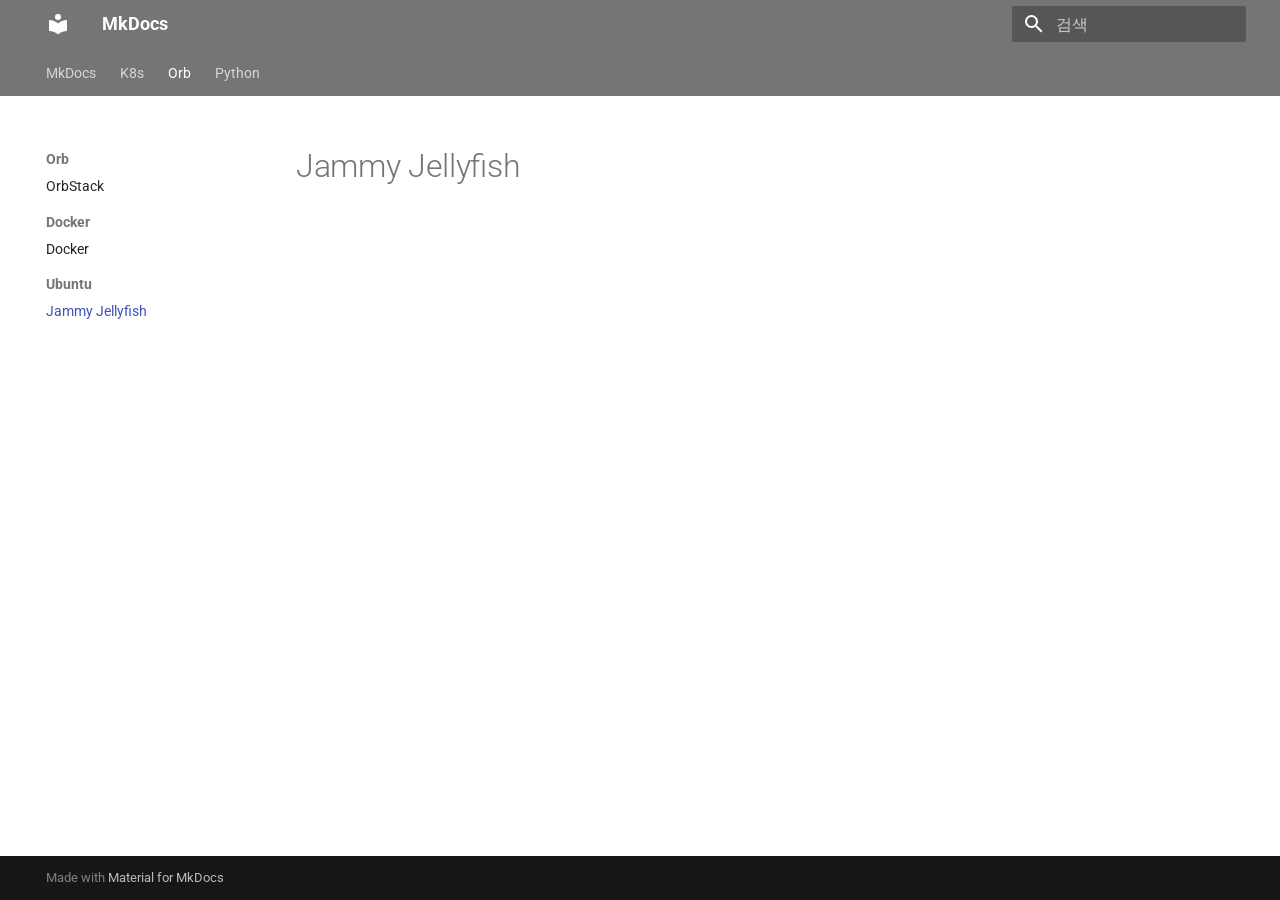
<file: orb/ubuntu/index.html>
<!doctype html><html lang=ko class=no-js> <head><meta charset=utf-8><meta name=viewport content="width=device-width,initial-scale=1"><link href=../docker/ rel=prev><link href=../../python/ rel=next><link rel=icon href=../../assets/images/favicon.png><meta name=generator content="mkdocs-1.6.1, mkdocs-material-9.7.6"><title>Jammy Jellyfish - MkDocs</title><link rel=stylesheet href=../../assets/stylesheets/main.484c7ddc.min.css><link rel=stylesheet href=../../assets/stylesheets/palette.ab4e12ef.min.css><link rel=preconnect href=https://fonts.gstatic.com crossorigin><link rel=stylesheet href="https://fonts.googleapis.com/css?family=Roboto:300,300i,400,400i,700,700i%7CRoboto+Mono:400,400i,700,700i&display=fallback"><style>:root{--md-text-font:"Roboto";--md-code-font:"Roboto Mono"}</style><link rel=stylesheet href=../../assets/css/extra.css><script>__md_scope=new URL("../..",location),__md_hash=e=>[...e].reduce(((e,_)=>(e<<5)-e+_.charCodeAt(0)),0),__md_get=(e,_=localStorage,t=__md_scope)=>JSON.parse(_.getItem(t.pathname+"."+e)),__md_set=(e,_,t=localStorage,a=__md_scope)=>{try{t.setItem(a.pathname+"."+e,JSON.stringify(_))}catch(e){}}</script></head> <body dir=ltr data-md-color-scheme=default data-md-color-primary=grey data-md-color-accent=blue> <input class=md-toggle data-md-toggle=drawer type=checkbox id=__drawer autocomplete=off> <input class=md-toggle data-md-toggle=search type=checkbox id=__search autocomplete=off> <label class=md-overlay for=__drawer></label> <div data-md-component=skip> <a href=#jammy-jellyfish class=md-skip> 콘텐츠로 이동 </a> </div> <div data-md-component=announce> </div> <header class=md-header data-md-component=header> <nav class="md-header__inner md-grid" aria-label=상단/헤더> <a href=../.. title=MkDocs class="md-header__button md-logo" aria-label=MkDocs data-md-component=logo> <svg xmlns=http://www.w3.org/2000/svg viewbox="0 0 24 24"><path d="M12 8a3 3 0 0 0 3-3 3 3 0 0 0-3-3 3 3 0 0 0-3 3 3 3 0 0 0 3 3m0 3.54C9.64 9.35 6.5 8 3 8v11c3.5 0 6.64 1.35 9 3.54 2.36-2.19 5.5-3.54 9-3.54V8c-3.5 0-6.64 1.35-9 3.54"/></svg> </a> <label class="md-header__button md-icon" for=__drawer> <svg xmlns=http://www.w3.org/2000/svg viewbox="0 0 24 24"><path d="M3 6h18v2H3zm0 5h18v2H3zm0 5h18v2H3z"/></svg> </label> <div class=md-header__title data-md-component=header-title> <div class=md-header__ellipsis> <div class=md-header__topic> <span class=md-ellipsis> MkDocs </span> </div> <div class=md-header__topic data-md-component=header-topic> <span class=md-ellipsis> Jammy Jellyfish </span> </div> </div> </div> <label class="md-header__button md-icon" for=__search> <svg xmlns=http://www.w3.org/2000/svg viewbox="0 0 24 24"><path d="M9.5 3A6.5 6.5 0 0 1 16 9.5c0 1.61-.59 3.09-1.56 4.23l.27.27h.79l5 5-1.5 1.5-5-5v-.79l-.27-.27A6.52 6.52 0 0 1 9.5 16 6.5 6.5 0 0 1 3 9.5 6.5 6.5 0 0 1 9.5 3m0 2C7 5 5 7 5 9.5S7 14 9.5 14 14 12 14 9.5 12 5 9.5 5"/></svg> </label> <div class=md-search data-md-component=search role=dialog> <label class=md-search__overlay for=__search></label> <div class=md-search__inner role=search> <form class=md-search__form name=search> <input type=text class=md-search__input name=query aria-label=검색 placeholder=검색 autocapitalize=off autocorrect=off autocomplete=off spellcheck=false data-md-component=search-query required> <label class="md-search__icon md-icon" for=__search> <svg xmlns=http://www.w3.org/2000/svg viewbox="0 0 24 24"><path d="M9.5 3A6.5 6.5 0 0 1 16 9.5c0 1.61-.59 3.09-1.56 4.23l.27.27h.79l5 5-1.5 1.5-5-5v-.79l-.27-.27A6.52 6.52 0 0 1 9.5 16 6.5 6.5 0 0 1 3 9.5 6.5 6.5 0 0 1 9.5 3m0 2C7 5 5 7 5 9.5S7 14 9.5 14 14 12 14 9.5 12 5 9.5 5"/></svg> <svg xmlns=http://www.w3.org/2000/svg viewbox="0 0 24 24"><path d="M20 11v2H8l5.5 5.5-1.42 1.42L4.16 12l7.92-7.92L13.5 5.5 8 11z"/></svg> </label> <nav class=md-search__options aria-label=검색> <button type=reset class="md-search__icon md-icon" title=지우기 aria-label=지우기 tabindex=-1> <svg xmlns=http://www.w3.org/2000/svg viewbox="0 0 24 24"><path d="M19 6.41 17.59 5 12 10.59 6.41 5 5 6.41 10.59 12 5 17.59 6.41 19 12 13.41 17.59 19 19 17.59 13.41 12z"/></svg> </button> </nav> <div class=md-search__suggest data-md-component=search-suggest></div> </form> <div class=md-search__output> <div class=md-search__scrollwrap tabindex=0 data-md-scrollfix> <div class=md-search-result data-md-component=search-result> <div class=md-search-result__meta> 검색 초기화 </div> <ol class=md-search-result__list role=presentation></ol> </div> </div> </div> </div> </div> </nav> </header> <div class=md-container data-md-component=container> <nav class=md-tabs aria-label=탭 data-md-component=tabs> <div class=md-grid> <ul class=md-tabs__list> <li class=md-tabs__item> <a href=../.. class=md-tabs__link> MkDocs </a> </li> <li class=md-tabs__item> <a href=../../k8s/ class=md-tabs__link> K8s </a> </li> <li class="md-tabs__item md-tabs__item--active"> <a href=../ class=md-tabs__link> Orb </a> </li> <li class=md-tabs__item> <a href=../../python/ class=md-tabs__link> Python </a> </li> </ul> </div> </nav> <main class=md-main data-md-component=main> <div class="md-main__inner md-grid"> <div class="md-sidebar md-sidebar--primary" data-md-component=sidebar data-md-type=navigation> <div class=md-sidebar__scrollwrap> <div class=md-sidebar__inner> <nav class="md-nav md-nav--primary md-nav--lifted" aria-label=네비게이션 data-md-level=0> <label class=md-nav__title for=__drawer> <a href=../.. title=MkDocs class="md-nav__button md-logo" aria-label=MkDocs data-md-component=logo> <svg xmlns=http://www.w3.org/2000/svg viewbox="0 0 24 24"><path d="M12 8a3 3 0 0 0 3-3 3 3 0 0 0-3-3 3 3 0 0 0-3 3 3 3 0 0 0 3 3m0 3.54C9.64 9.35 6.5 8 3 8v11c3.5 0 6.64 1.35 9 3.54 2.36-2.19 5.5-3.54 9-3.54V8c-3.5 0-6.64 1.35-9 3.54"/></svg> </a> MkDocs </label> <ul class=md-nav__list data-md-scrollfix> <li class=md-nav__item> <a href=../.. class=md-nav__link> <span class=md-ellipsis> MkDocs </span> </a> </li> <li class="md-nav__item md-nav__item--nested"> <input class="md-nav__toggle md-toggle md-toggle--indeterminate" type=checkbox id=__nav_2> <label class=md-nav__link for=__nav_2 id=__nav_2_label tabindex=0> <span class=md-ellipsis> K8s </span> <span class="md-nav__icon md-icon"></span> </label> <nav class=md-nav data-md-level=1 aria-labelledby=__nav_2_label aria-expanded=false> <label class=md-nav__title for=__nav_2> <span class="md-nav__icon md-icon"></span> K8s </label> <ul class=md-nav__list data-md-scrollfix> <li class=md-nav__item> <a href=../../k8s/ class=md-nav__link> <span class=md-ellipsis> k8s </span> </a> </li> </ul> </nav> </li> <li class="md-nav__item md-nav__item--active md-nav__item--section md-nav__item--nested"> <input class="md-nav__toggle md-toggle " type=checkbox id=__nav_3 checked> <label class=md-nav__link for=__nav_3 id=__nav_3_label tabindex> <span class=md-ellipsis> Orb </span> <span class="md-nav__icon md-icon"></span> </label> <nav class=md-nav data-md-level=1 aria-labelledby=__nav_3_label aria-expanded=true> <label class=md-nav__title for=__nav_3> <span class="md-nav__icon md-icon"></span> Orb </label> <ul class=md-nav__list data-md-scrollfix> <li class=md-nav__item> <a href=../ class=md-nav__link> <span class=md-ellipsis> OrbStack </span> </a> </li> <li class="md-nav__item md-nav__item--section md-nav__item--nested"> <input class="md-nav__toggle md-toggle md-toggle--indeterminate" type=checkbox id=__nav_3_2> <label class=md-nav__link for=__nav_3_2 id=__nav_3_2_label tabindex> <span class=md-ellipsis> Docker </span> <span class="md-nav__icon md-icon"></span> </label> <nav class=md-nav data-md-level=2 aria-labelledby=__nav_3_2_label aria-expanded=false> <label class=md-nav__title for=__nav_3_2> <span class="md-nav__icon md-icon"></span> Docker </label> <ul class=md-nav__list data-md-scrollfix> <li class=md-nav__item> <a href=../docker/ class=md-nav__link> <span class=md-ellipsis> Docker </span> </a> </li> </ul> </nav> </li> <li class="md-nav__item md-nav__item--active md-nav__item--section md-nav__item--nested"> <input class="md-nav__toggle md-toggle " type=checkbox id=__nav_3_3 checked> <label class=md-nav__link for=__nav_3_3 id=__nav_3_3_label tabindex> <span class=md-ellipsis> Ubuntu </span> <span class="md-nav__icon md-icon"></span> </label> <nav class=md-nav data-md-level=2 aria-labelledby=__nav_3_3_label aria-expanded=true> <label class=md-nav__title for=__nav_3_3> <span class="md-nav__icon md-icon"></span> Ubuntu </label> <ul class=md-nav__list data-md-scrollfix> <li class="md-nav__item md-nav__item--active"> <input class="md-nav__toggle md-toggle" type=checkbox id=__toc> <a href=./ class="md-nav__link md-nav__link--active"> <span class=md-ellipsis> Jammy Jellyfish </span> </a> </li> </ul> </nav> </li> </ul> </nav> </li> <li class="md-nav__item md-nav__item--nested"> <input class="md-nav__toggle md-toggle md-toggle--indeterminate" type=checkbox id=__nav_4> <label class=md-nav__link for=__nav_4 id=__nav_4_label tabindex=0> <span class=md-ellipsis> Python </span> <span class="md-nav__icon md-icon"></span> </label> <nav class=md-nav data-md-level=1 aria-labelledby=__nav_4_label aria-expanded=false> <label class=md-nav__title for=__nav_4> <span class="md-nav__icon md-icon"></span> Python </label> <ul class=md-nav__list data-md-scrollfix> <li class=md-nav__item> <a href=../../python/ class=md-nav__link> <span class=md-ellipsis> Installation </span> </a> </li> </ul> </nav> </li> </ul> </nav> </div> </div> </div> <div class="md-sidebar md-sidebar--secondary" data-md-component=sidebar data-md-type=toc> <div class=md-sidebar__scrollwrap> <div class=md-sidebar__inner> <nav class="md-nav md-nav--secondary" aria-label=목차> </nav> </div> </div> </div> <div class=md-content data-md-component=content> <article class="md-content__inner md-typeset"> <h1 id=jammy-jellyfish>Jammy Jellyfish</h1> </article> </div> <script>var tabs=__md_get("__tabs");if(Array.isArray(tabs))e:for(var set of document.querySelectorAll(".tabbed-set")){var labels=set.querySelector(".tabbed-labels");for(var tab of tabs)for(var label of labels.getElementsByTagName("label"))if(label.innerText.trim()===tab){var input=document.getElementById(label.htmlFor);input.checked=!0;continue e}}</script> <script>var target=document.getElementById(location.hash.slice(1));target&&target.name&&(target.checked=target.name.startsWith("__tabbed_"))</script> </div> <button type=button class="md-top md-icon" data-md-component=top hidden> <svg xmlns=http://www.w3.org/2000/svg viewbox="0 0 24 24"><path d="M13 20h-2V8l-5.5 5.5-1.42-1.42L12 4.16l7.92 7.92-1.42 1.42L13 8z"/></svg> 맨위로 </button> </main> <footer class=md-footer> <div class="md-footer-meta md-typeset"> <div class="md-footer-meta__inner md-grid"> <div class=md-copyright> Made with <a href=https://squidfunk.github.io/mkdocs-material/ target=_blank rel=noopener> Material for MkDocs </a> </div> </div> </div> </footer> </div> <div class=md-dialog data-md-component=dialog> <div class="md-dialog__inner md-typeset"></div> </div> <script id=__config type=application/json>{"annotate": null, "base": "../..", "features": ["navigation.tabs", "navigation.sections", "navigation.expand", "navigation.top", "content.tabs.link", "search.highlight", "search.suggest"], "search": "../../assets/javascripts/workers/search.2c215733.min.js", "tags": null, "translations": {"clipboard.copied": "\ud074\ub9bd\ubcf4\ub4dc\uc5d0 \ubcf5\uc0ac\ub428", "clipboard.copy": "\ud074\ub9bd\ubcf4\ub4dc\ub85c \ubcf5\uc0ac", "search.result.more.one": "\uc774 \ubb38\uc11c\uc5d0\uc11c 1\uac1c\uc758 \uac80\uc0c9 \uacb0\uacfc \ub354 \ubcf4\uae30", "search.result.more.other": "\uc774 \ubb38\uc11c\uc5d0\uc11c #\uac1c\uc758 \uac80\uc0c9 \uacb0\uacfc \ub354 \ubcf4\uae30", "search.result.none": "\uac80\uc0c9\uc5b4\uc640 \uc77c\uce58\ud558\ub294 \ubb38\uc11c\uac00 \uc5c6\uc2b5\ub2c8\ub2e4", "search.result.one": "1\uac1c\uc758 \uc77c\uce58\ud558\ub294 \ubb38\uc11c", "search.result.other": "#\uac1c\uc758 \uc77c\uce58\ud558\ub294 \ubb38\uc11c", "search.result.placeholder": "\uac80\uc0c9\uc5b4\ub97c \uc785\ub825\ud558\uc138\uc694", "search.result.term.missing": "\ud3ec\ud568\ub418\uc9c0 \uc54a\uc740 \uac80\uc0c9\uc5b4", "select.version": "\ubc84\uc804 \uc120\ud0dd"}, "version": null}</script> <script src=../../assets/javascripts/bundle.79ae519e.min.js></script> <script src=../../assets/js/extra.js></script> </body> </html>
</file>
